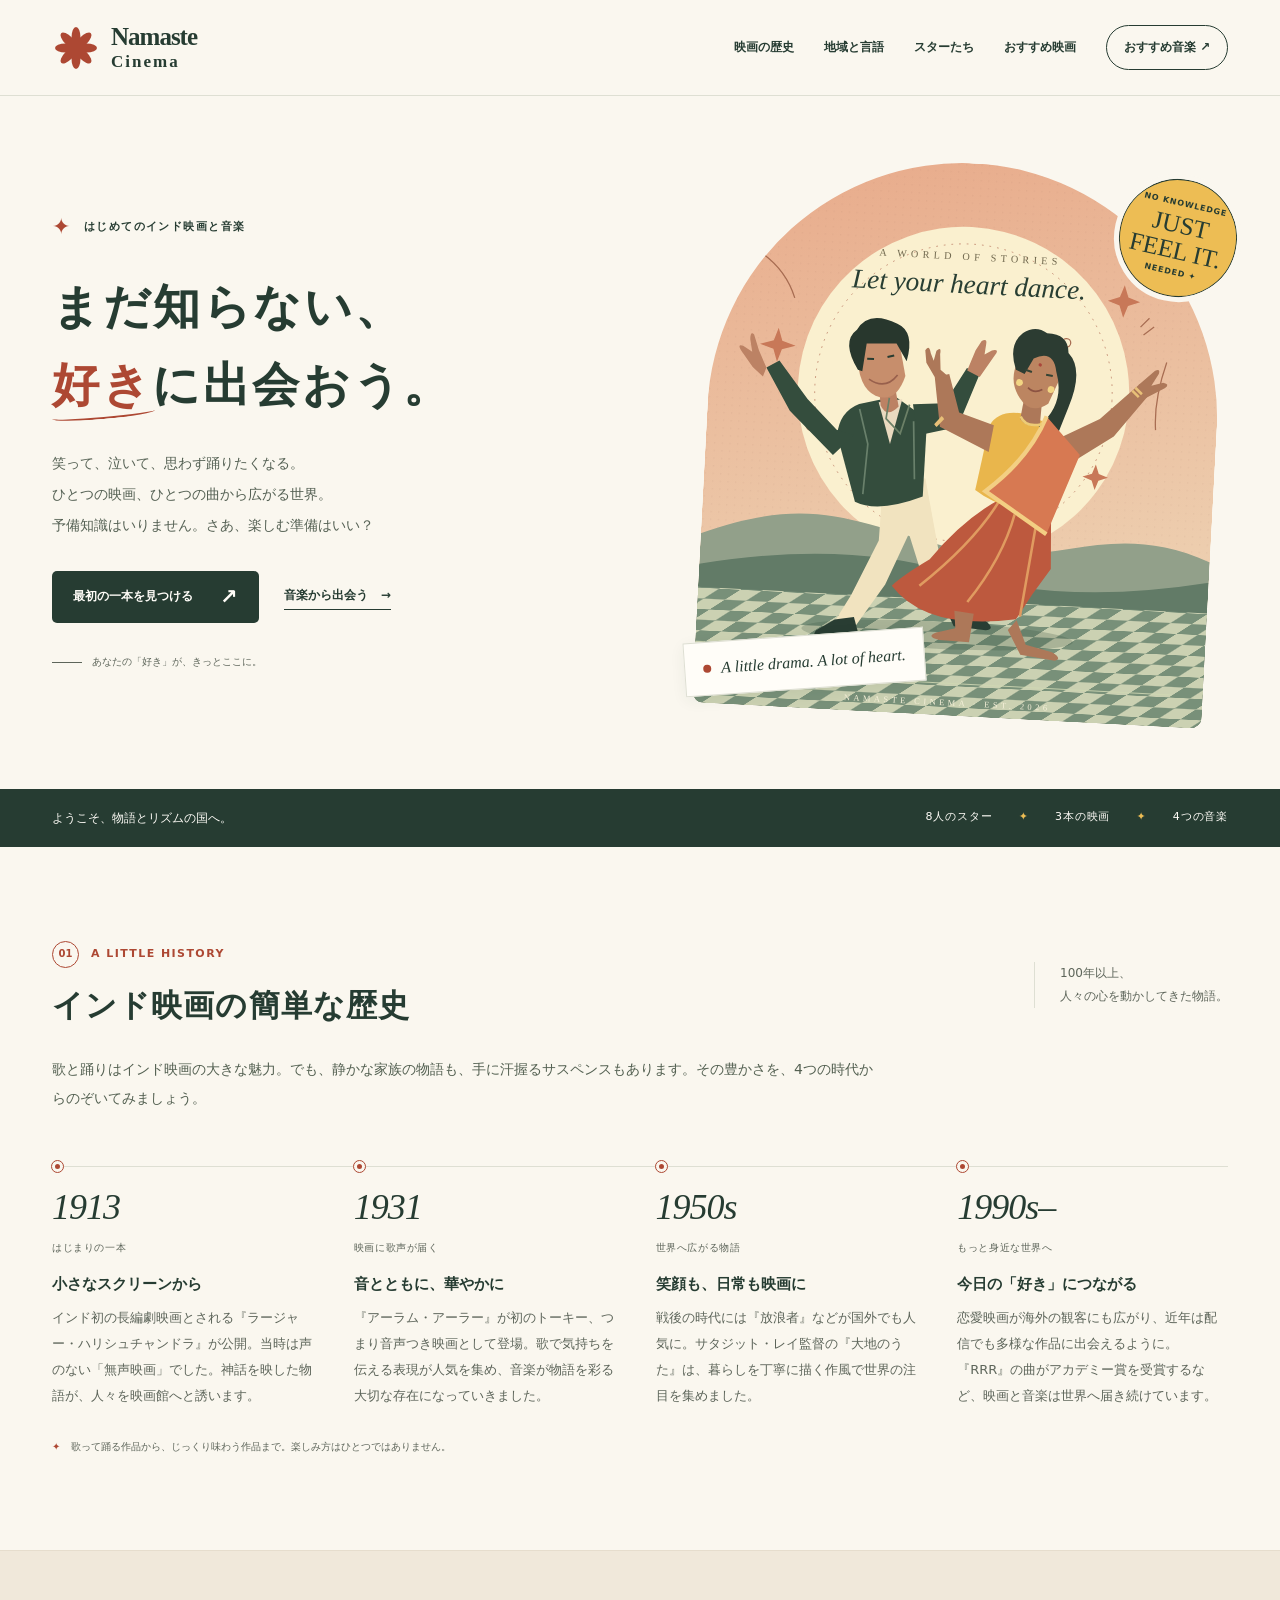
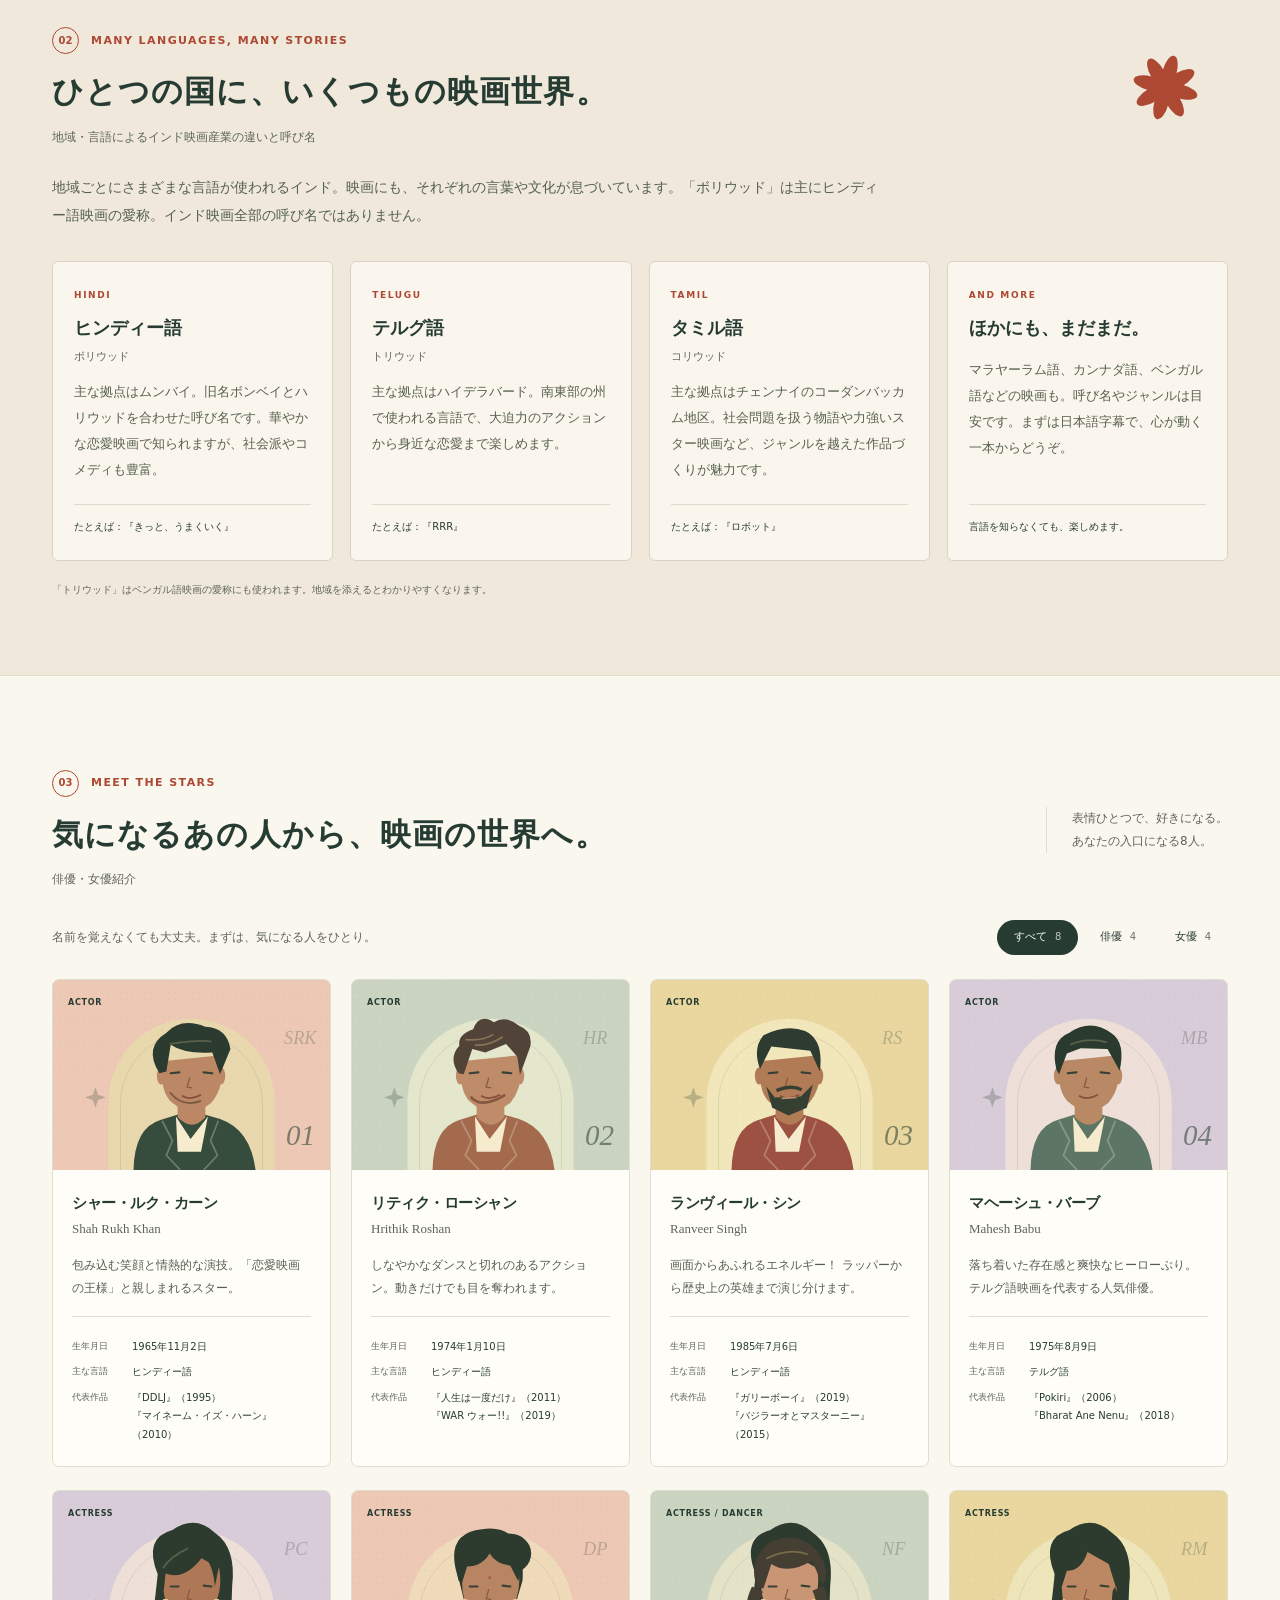
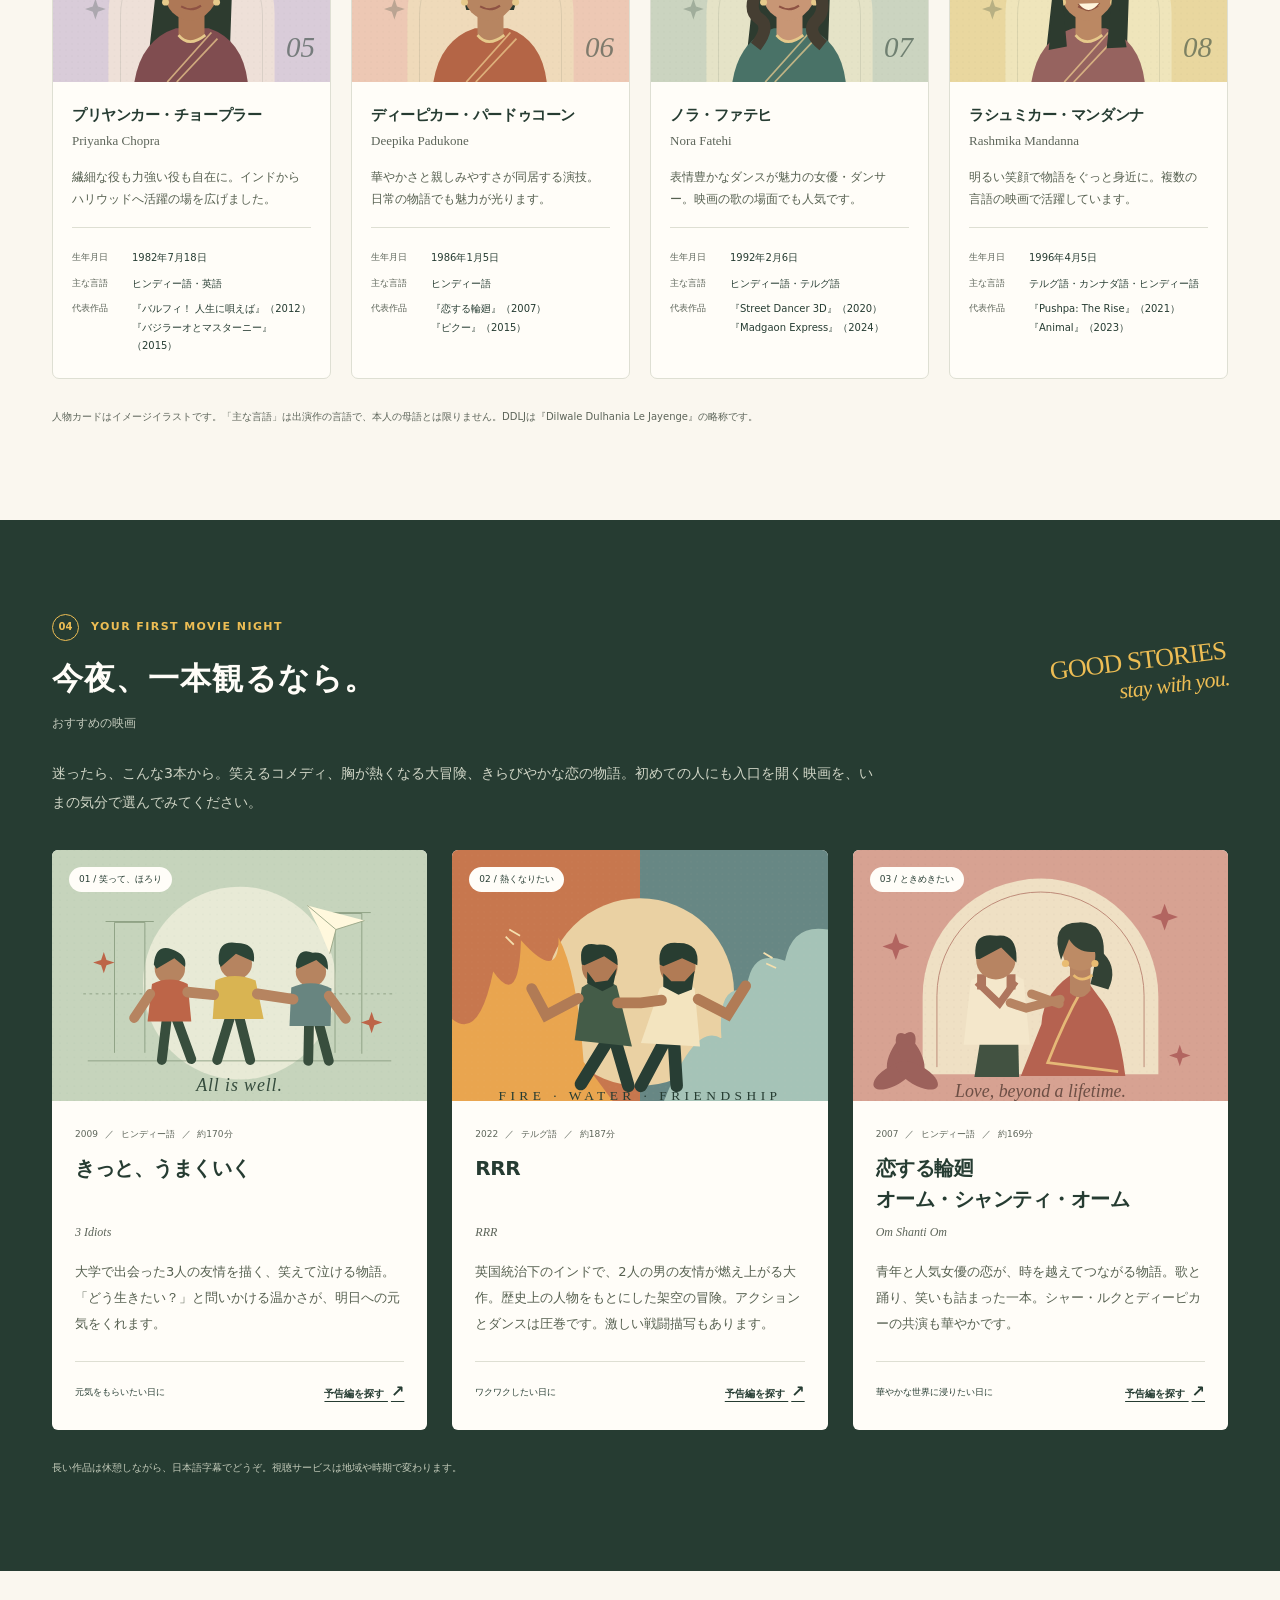
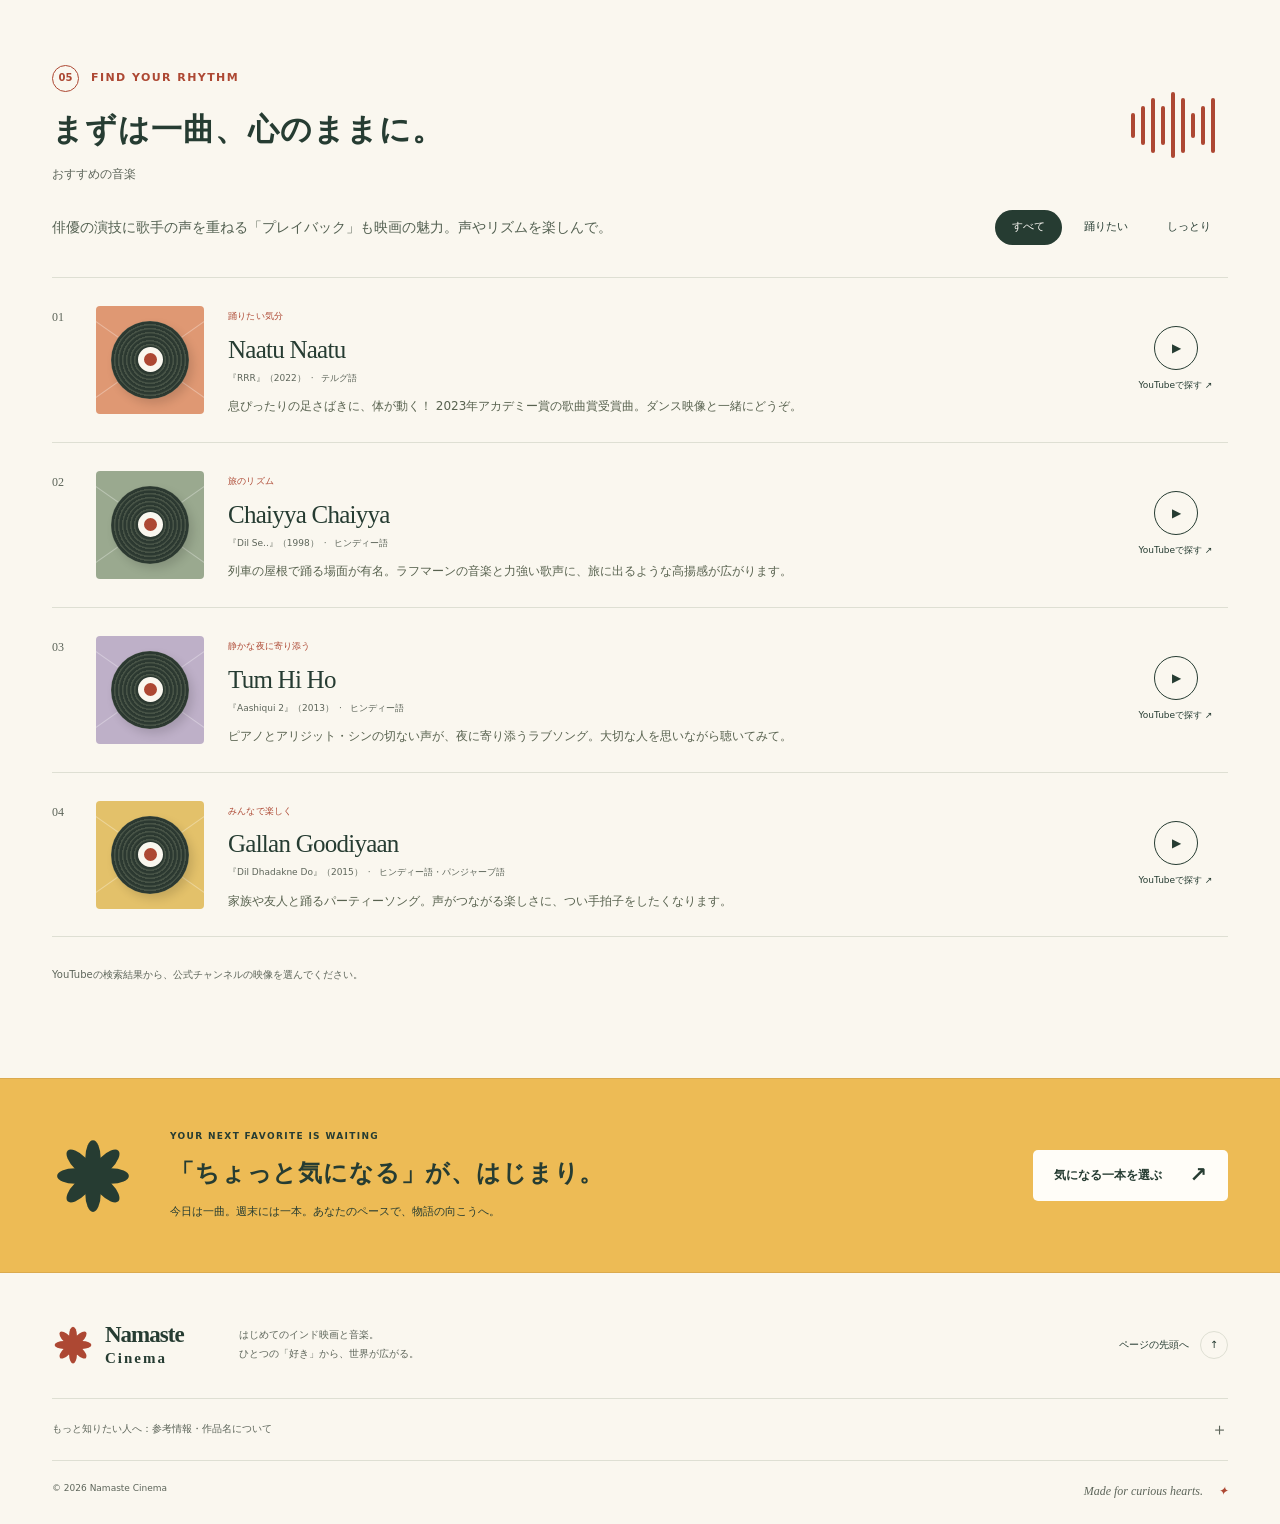
<file: indian-cinema-site/index.html>
<!doctype html>
<html lang="ja">
  <head>
    <meta charset="utf-8" />
    <meta name="viewport" content="width=device-width, initial-scale=1" />
    <meta name="theme-color" content="#faf7ef" />
    <meta
      name="description"
      content="はじめてのインド映画と音楽。8人のスター、観てほしい3本、聴いてほしい4曲から、あなたの好きに出会う小さなガイド。"
    />
    <title>Namaste Cinema｜はじめてのインド映画と音楽</title>
    <link rel="icon" href="assets/favicon.svg" type="image/svg+xml" />
    <link rel="stylesheet" href="styles.css" />
    <script src="script.js" defer></script>
  </head>
  <body>
    <a class="skip-link" href="#main">本文へスキップ</a>
    <header class="site-header">
      <a class="brand" href="#top" aria-label="Namaste Cinema ホーム"
        ><span class="brand-flower" aria-hidden="true"></span
        ><span>Namaste<span class="brand-second">Cinema</span></span></a
      >
      <button
        class="menu-toggle"
        type="button"
        aria-expanded="false"
        aria-controls="primary-nav"
      >
        <span class="menu-lines" aria-hidden="true"></span
        ><span class="menu-label">メニュー</span>
      </button>
      <nav id="primary-nav" aria-label="メインナビゲーション">
        <a href="#history">映画の歴史</a><a href="#industries">地域と言語</a
        ><a href="#stars">スターたち</a><a href="#films">おすすめ映画</a
        ><a href="#music">おすすめ音楽 <span aria-hidden="true">↗</span></a>
      </nav>
    </header>

    <main id="main" tabindex="-1">
      <section class="hero container" id="top" aria-labelledby="hero-title">
        <div class="hero-copy">
          <p class="eyebrow">
            <span class="tiny-spark" aria-hidden="true">✦</span>
            はじめてのインド映画と音楽
          </p>
          <h1 id="hero-title">
            まだ知らない、<br /><span>好き</span>に出会おう。
          </h1>
          <p class="hero-description">
            笑って、泣いて、思わず踊りたくなる。<br />ひとつの映画、ひとつの曲から広がる世界。<br />予備知識はいりません。さあ、楽しむ準備はいい？
          </p>
          <div class="hero-actions">
            <a class="button button-dark" href="#films"
              >最初の一本を見つける <span aria-hidden="true">↗</span></a
            ><a class="text-link" href="#music"
              >音楽から出会う <span aria-hidden="true">→</span></a
            >
          </div>
          <div class="hero-note">
            <span class="note-line" aria-hidden="true"></span
            ><span>あなたの「好き」が、きっとここに。</span>
          </div>
        </div>
        <div class="hero-art">
          <div class="hero-stamp" aria-hidden="true">
            <span>NO KNOWLEDGE</span><b>JUST<br />FEEL IT.</b
            ><span>NEEDED ✦</span>
          </div>
          <img
            src="assets/hero.svg"
            alt="夕焼け色のスクリーンで、2人が軽やかに踊るオリジナルイラスト"
            width="600"
            height="650"
            fetchpriority="high"
          />
          <div class="art-caption">
            <span class="caption-dot" aria-hidden="true"></span> A little drama.
            A lot of heart.
          </div>
        </div>
      </section>

      <div class="intro-strip">
        <div class="container">
          <span>ようこそ、物語とリズムの国へ。</span
          ><span class="strip-detail"
            >8人のスター <i aria-hidden="true">✦</i> 3本の映画
            <i aria-hidden="true">✦</i> 4つの音楽</span
          >
        </div>
      </div>

      <section
        class="section container"
        id="history"
        aria-labelledby="history-title"
      >
        <div class="section-heading">
          <div>
            <p class="eyebrow">
              <span class="section-number">01</span> A LITTLE HISTORY
            </p>
            <h2 id="history-title">インド映画の簡単な歴史</h2>
          </div>
          <p class="heading-aside">
            100年以上、<br />人々の心を動かしてきた物語。
          </p>
        </div>
        <p class="section-intro">
          歌と踊りはインド映画の大きな魅力。でも、静かな家族の物語も、手に汗握るサスペンスもあります。その豊かさを、4つの時代からのぞいてみましょう。
        </p>
        <div class="timeline">
          <article class="timeline-item">
            <span class="timeline-dot" aria-hidden="true"></span>
            <p class="year">1913<span>はじまりの一本</span></p>
            <h3>小さなスクリーンから</h3>
            <p>
              インド初の長編劇映画とされる『ラージャー・ハリシュチャンドラ』が公開。当時は声のない「無声映画」でした。神話を映した物語が、人々を映画館へと誘います。
            </p>
          </article>
          <article class="timeline-item">
            <span class="timeline-dot" aria-hidden="true"></span>
            <p class="year">1931<span>映画に歌声が届く</span></p>
            <h3>音とともに、華やかに</h3>
            <p>
              『アーラム・アーラー』が初のトーキー、つまり音声つき映画として登場。歌で気持ちを伝える表現が人気を集め、音楽が物語を彩る大切な存在になっていきました。
            </p>
          </article>
          <article class="timeline-item">
            <span class="timeline-dot" aria-hidden="true"></span>
            <p class="year">1950s<span>世界へ広がる物語</span></p>
            <h3>笑顔も、日常も映画に</h3>
            <p>
              戦後の時代には『放浪者』などが国外でも人気に。サタジット・レイ監督の『大地のうた』は、暮らしを丁寧に描く作風で世界の注目を集めました。
            </p>
          </article>
          <article class="timeline-item">
            <span class="timeline-dot" aria-hidden="true"></span>
            <p class="year">1990s–<span>もっと身近な世界へ</span></p>
            <h3>今日の「好き」につながる</h3>
            <p>
              恋愛映画が海外の観客にも広がり、近年は配信でも多様な作品に出会えるように。『RRR』の曲がアカデミー賞を受賞するなど、映画と音楽は世界へ届き続けています。
            </p>
          </article>
        </div>
        <p class="small-note">
          <span aria-hidden="true">✦</span>
          歌って踊る作品から、じっくり味わう作品まで。楽しみ方はひとつではありません。
        </p>
      </section>

      <section
        class="industry-section"
        id="industries"
        aria-labelledby="industry-title"
      >
        <div class="container section">
          <div class="section-heading">
            <div>
              <p class="eyebrow">
                <span class="section-number">02</span> MANY LANGUAGES, MANY
                STORIES
              </p>
              <h2 id="industry-title">ひとつの国に、いくつもの映画世界。</h2>
              <p class="section-subtitle">
                地域・言語によるインド映画産業の違いと呼び名
              </p>
            </div>
            <span class="section-doodle" aria-hidden="true"></span>
          </div>
          <p class="section-intro">
            地域ごとにさまざまな言語が使われるインド。映画にも、それぞれの言葉や文化が息づいています。「ボリウッド」は主にヒンディー語映画の愛称。インド映画全部の呼び名ではありません。
          </p>
          <div class="industry-grid">
            <article class="industry-card">
              <span class="language-label">HINDI</span>
              <h3>ヒンディー語 <span>ボリウッド</span></h3>
              <p>
                主な拠点はムンバイ。旧名ボンベイとハリウッドを合わせた呼び名です。華やかな恋愛映画で知られますが、社会派やコメディも豊富。
              </p>
              <span class="example">たとえば：『きっと、うまくいく』</span>
            </article>
            <article class="industry-card">
              <span class="language-label">TELUGU</span>
              <h3>テルグ語 <span>トリウッド</span></h3>
              <p>
                主な拠点はハイデラバード。南東部の州で使われる言語で、大迫力のアクションから身近な恋愛まで楽しめます。
              </p>
              <span class="example">たとえば：『RRR』</span>
            </article>
            <article class="industry-card">
              <span class="language-label">TAMIL</span>
              <h3>タミル語 <span>コリウッド</span></h3>
              <p>
                主な拠点はチェンナイのコーダンバッカム地区。社会問題を扱う物語や力強いスター映画など、ジャンルを越えた作品づくりが魅力です。
              </p>
              <span class="example">たとえば：『ロボット』</span>
            </article>
            <article class="industry-card">
              <span class="language-label">AND MORE</span>
              <h3>ほかにも、まだまだ。</h3>
              <p>
                マラヤーラム語、カンナダ語、ベンガル語などの映画も。呼び名やジャンルは目安です。まずは日本語字幕で、心が動く一本からどうぞ。
              </p>
              <span class="example">言語を知らなくても、楽しめます。</span>
            </article>
          </div>
          <p class="small-note">
            「トリウッド」はベンガル語映画の愛称にも使われます。地域を添えるとわかりやすくなります。
          </p>
        </div>
      </section>

      <section
        class="section container"
        id="stars"
        aria-labelledby="stars-title"
      >
        <div class="section-heading">
          <div>
            <p class="eyebrow">
              <span class="section-number">03</span> MEET THE STARS
            </p>
            <h2 id="stars-title">気になるあの人から、映画の世界へ。</h2>
            <p class="section-subtitle">俳優・女優紹介</p>
          </div>
          <p class="heading-aside">
            表情ひとつで、好きになる。<br />あなたの入口になる8人。
          </p>
        </div>
        <div class="stars-toolbar">
          <p>名前を覚えなくても大丈夫。まずは、気になる人をひとり。</p>
          <div
            class="filter-group"
            role="group"
            aria-label="人物の表示を絞り込む"
          >
            <button
              class="filter-button is-active"
              data-star-filter="all"
              type="button"
              aria-pressed="true"
            >
              すべて <span>8</span></button
            ><button
              class="filter-button"
              data-star-filter="actor"
              type="button"
              aria-pressed="false"
            >
              俳優 <span>4</span></button
            ><button
              class="filter-button"
              data-star-filter="actress"
              type="button"
              aria-pressed="false"
            >
              女優 <span>4</span>
            </button>
          </div>
        </div>
        <p id="star-status" class="sr-only" role="status" aria-live="polite">
          8人を表示しています
        </p>
        <div class="star-grid">
          <article class="star-card" data-star-category="actor">
            <div class="portrait-wrap portrait-peach">
              <img
                src="assets/shah-rukh.svg"
                alt=""
                width="320"
                height="220"
                loading="lazy"
              /><span class="portrait-category">ACTOR</span
              ><span class="portrait-index">01</span>
            </div>
            <div class="star-content">
              <h3>シャー・ルク・カーン</h3>
              <p class="english-name" lang="en">Shah Rukh Khan</p>
              <p class="star-description">
                包み込む笑顔と情熱的な演技。「恋愛映画の王様」と親しまれるスター。
              </p>
              <dl>
                <div>
                  <dt>生年月日</dt>
                  <dd>1965年11月2日</dd>
                </div>
                <div>
                  <dt>主な言語</dt>
                  <dd>ヒンディー語</dd>
                </div>
                <div>
                  <dt>代表作品</dt>
                  <dd>
                    『DDLJ』（1995）<br />『マイネーム・イズ・ハーン』（2010）
                  </dd>
                </div>
              </dl>
            </div>
          </article>
          <article class="star-card" data-star-category="actor">
            <div class="portrait-wrap portrait-green">
              <img
                src="assets/hrithik.svg"
                alt=""
                width="320"
                height="220"
                loading="lazy"
              /><span class="portrait-category">ACTOR</span
              ><span class="portrait-index">02</span>
            </div>
            <div class="star-content">
              <h3>リティク・ローシャン</h3>
              <p class="english-name" lang="en">Hrithik Roshan</p>
              <p class="star-description">
                しなやかなダンスと切れのあるアクション。動きだけでも目を奪われます。
              </p>
              <dl>
                <div>
                  <dt>生年月日</dt>
                  <dd>1974年1月10日</dd>
                </div>
                <div>
                  <dt>主な言語</dt>
                  <dd>ヒンディー語</dd>
                </div>
                <div>
                  <dt>代表作品</dt>
                  <dd>
                    『人生は一度だけ』（2011）<br />『WAR ウォー!!』（2019）
                  </dd>
                </div>
              </dl>
            </div>
          </article>
          <article class="star-card" data-star-category="actor">
            <div class="portrait-wrap portrait-yellow">
              <img
                src="assets/ranveer.svg"
                alt=""
                width="320"
                height="220"
                loading="lazy"
              /><span class="portrait-category">ACTOR</span
              ><span class="portrait-index">03</span>
            </div>
            <div class="star-content">
              <h3>ランヴィール・シン</h3>
              <p class="english-name" lang="en">Ranveer Singh</p>
              <p class="star-description">
                画面からあふれるエネルギー！
                ラッパーから歴史上の英雄まで演じ分けます。
              </p>
              <dl>
                <div>
                  <dt>生年月日</dt>
                  <dd>1985年7月6日</dd>
                </div>
                <div>
                  <dt>主な言語</dt>
                  <dd>ヒンディー語</dd>
                </div>
                <div>
                  <dt>代表作品</dt>
                  <dd>
                    『ガリーボーイ』（2019）<br />『バジラーオとマスターニー』（2015）
                  </dd>
                </div>
              </dl>
            </div>
          </article>
          <article class="star-card" data-star-category="actor">
            <div class="portrait-wrap portrait-lilac">
              <img
                src="assets/mahesh.svg"
                alt=""
                width="320"
                height="220"
                loading="lazy"
              /><span class="portrait-category">ACTOR</span
              ><span class="portrait-index">04</span>
            </div>
            <div class="star-content">
              <h3>マヘーシュ・バーブ</h3>
              <p class="english-name" lang="en">Mahesh Babu</p>
              <p class="star-description">
                落ち着いた存在感と爽快なヒーローぶり。テルグ語映画を代表する人気俳優。
              </p>
              <dl>
                <div>
                  <dt>生年月日</dt>
                  <dd>1975年8月9日</dd>
                </div>
                <div>
                  <dt>主な言語</dt>
                  <dd>テルグ語</dd>
                </div>
                <div>
                  <dt>代表作品</dt>
                  <dd>『Pokiri』（2006）<br />『Bharat Ane Nenu』（2018）</dd>
                </div>
              </dl>
            </div>
          </article>
          <article class="star-card" data-star-category="actress">
            <div class="portrait-wrap portrait-lilac">
              <img
                src="assets/priyanka.svg"
                alt=""
                width="320"
                height="220"
                loading="lazy"
              /><span class="portrait-category">ACTRESS</span
              ><span class="portrait-index">05</span>
            </div>
            <div class="star-content">
              <h3>プリヤンカー・チョープラー</h3>
              <p class="english-name" lang="en">Priyanka Chopra</p>
              <p class="star-description">
                繊細な役も力強い役も自在に。インドからハリウッドへ活躍の場を広げました。
              </p>
              <dl>
                <div>
                  <dt>生年月日</dt>
                  <dd>1982年7月18日</dd>
                </div>
                <div>
                  <dt>主な言語</dt>
                  <dd>ヒンディー語・英語</dd>
                </div>
                <div>
                  <dt>代表作品</dt>
                  <dd>
                    『バルフィ！ 人生に唄えば』（2012）<br />『バジラーオとマスターニー』（2015）
                  </dd>
                </div>
              </dl>
            </div>
          </article>
          <article class="star-card" data-star-category="actress">
            <div class="portrait-wrap portrait-peach">
              <img
                src="assets/deepika.svg"
                alt=""
                width="320"
                height="220"
                loading="lazy"
              /><span class="portrait-category">ACTRESS</span
              ><span class="portrait-index">06</span>
            </div>
            <div class="star-content">
              <h3>ディーピカー・パードゥコーン</h3>
              <p class="english-name" lang="en">Deepika Padukone</p>
              <p class="star-description">
                華やかさと親しみやすさが同居する演技。日常の物語でも魅力が光ります。
              </p>
              <dl>
                <div>
                  <dt>生年月日</dt>
                  <dd>1986年1月5日</dd>
                </div>
                <div>
                  <dt>主な言語</dt>
                  <dd>ヒンディー語</dd>
                </div>
                <div>
                  <dt>代表作品</dt>
                  <dd>『恋する輪廻』（2007）<br />『ピクー』（2015）</dd>
                </div>
              </dl>
            </div>
          </article>
          <article class="star-card" data-star-category="actress">
            <div class="portrait-wrap portrait-green">
              <img
                src="assets/nora.svg"
                alt=""
                width="320"
                height="220"
                loading="lazy"
              /><span class="portrait-category">ACTRESS / DANCER</span
              ><span class="portrait-index">07</span>
            </div>
            <div class="star-content">
              <h3>ノラ・ファテヒ</h3>
              <p class="english-name" lang="en">Nora Fatehi</p>
              <p class="star-description">
                表情豊かなダンスが魅力の女優・ダンサー。映画の歌の場面でも人気です。
              </p>
              <dl>
                <div>
                  <dt>生年月日</dt>
                  <dd>1992年2月6日</dd>
                </div>
                <div>
                  <dt>主な言語</dt>
                  <dd>ヒンディー語・テルグ語</dd>
                </div>
                <div>
                  <dt>代表作品</dt>
                  <dd>
                    『Street Dancer 3D』（2020）<br />『Madgaon
                    Express』（2024）
                  </dd>
                </div>
              </dl>
            </div>
          </article>
          <article class="star-card" data-star-category="actress">
            <div class="portrait-wrap portrait-yellow">
              <img
                src="assets/rashmika.svg"
                alt=""
                width="320"
                height="220"
                loading="lazy"
              /><span class="portrait-category">ACTRESS</span
              ><span class="portrait-index">08</span>
            </div>
            <div class="star-content">
              <h3>ラシュミカー・マンダンナ</h3>
              <p class="english-name" lang="en">Rashmika Mandanna</p>
              <p class="star-description">
                明るい笑顔で物語をぐっと身近に。複数の言語の映画で活躍しています。
              </p>
              <dl>
                <div>
                  <dt>生年月日</dt>
                  <dd>1996年4月5日</dd>
                </div>
                <div>
                  <dt>主な言語</dt>
                  <dd>テルグ語・カンナダ語・ヒンディー語</dd>
                </div>
                <div>
                  <dt>代表作品</dt>
                  <dd>『Pushpa: The Rise』（2021）<br />『Animal』（2023）</dd>
                </div>
              </dl>
            </div>
          </article>
        </div>
        <p class="small-note">
          人物カードはイメージイラストです。「主な言語」は出演作の言語で、本人の母語とは限りません。DDLJは『Dilwale
          Dulhania Le Jayenge』の略称です。
        </p>
      </section>

      <section class="film-section" id="films" aria-labelledby="films-title">
        <div class="container section">
          <div class="section-heading">
            <div>
              <p class="eyebrow">
                <span class="section-number">04</span> YOUR FIRST MOVIE NIGHT
              </p>
              <h2 id="films-title">今夜、一本観るなら。</h2>
              <p class="section-subtitle">おすすめの映画</p>
            </div>
            <span class="film-heading-note"
              >GOOD STORIES<br /><span>stay with you.</span></span
            >
          </div>
          <p class="section-intro">
            迷ったら、こんな3本から。笑えるコメディ、胸が熱くなる大冒険、きらびやかな恋の物語。初めての人にも入口を開く映画を、いまの気分で選んでみてください。
          </p>
          <div class="film-grid">
            <article class="film-card">
              <div class="film-art film-art-idiots">
                <img
                  src="assets/three-idiots.svg"
                  alt="3人の友人と紙飛行機を描いた『きっと、うまくいく』のイメージイラスト"
                  width="420"
                  height="300"
                  loading="lazy"
                /><span class="film-pick">01 / 笑って、ほろり</span>
              </div>
              <div class="film-content">
                <p class="film-meta">
                  2009 <span>／</span> ヒンディー語 <span>／</span> 約170分
                </p>
                <h3>きっと、うまくいく</h3>
                <p class="film-original" lang="en">3 Idiots</p>
                <p>
                  大学で出会った3人の友情を描く、笑えて泣ける物語。「どう生きたい？」と問いかける温かさが、明日への元気をくれます。
                </p>
                <div class="film-bottom">
                  <span class="film-tag">元気をもらいたい日に</span
                  ><a
                    class="icon-link"
                    href="https://www.youtube.com/results?search_query=3+Idiots+official+trailer"
                    target="_blank"
                    rel="noopener noreferrer"
                    aria-label="きっと、うまくいくの予告編をYouTubeで探す（新しいタブ）"
                    >予告編を探す <span aria-hidden="true">↗</span></a
                  >
                </div>
              </div>
            </article>
            <article class="film-card">
              <div class="film-art film-art-rrr">
                <img
                  src="assets/rrr.svg"
                  alt="炎と水、2人の英雄を描いた『RRR』のイメージイラスト"
                  width="420"
                  height="300"
                  loading="lazy"
                /><span class="film-pick">02 / 熱くなりたい</span>
              </div>
              <div class="film-content">
                <p class="film-meta">
                  2022 <span>／</span> テルグ語 <span>／</span> 約187分
                </p>
                <h3>RRR</h3>
                <p class="film-original" lang="en">RRR</p>
                <p>
                  英国統治下のインドで、2人の男の友情が燃え上がる大作。歴史上の人物をもとにした架空の冒険。アクションとダンスは圧巻です。激しい戦闘描写もあります。
                </p>
                <div class="film-bottom">
                  <span class="film-tag">ワクワクしたい日に</span
                  ><a
                    class="icon-link"
                    href="https://www.youtube.com/results?search_query=RRR+official+trailer"
                    target="_blank"
                    rel="noopener noreferrer"
                    aria-label="RRRの予告編をYouTubeで探す（新しいタブ）"
                    >予告編を探す <span aria-hidden="true">↗</span></a
                  >
                </div>
              </div>
            </article>
            <article class="film-card">
              <div class="film-art film-art-om">
                <img
                  src="assets/om-shanti-om.svg"
                  alt="花と星に包まれた2人を描いた『恋する輪廻』のイメージイラスト"
                  width="420"
                  height="300"
                  loading="lazy"
                /><span class="film-pick">03 / ときめきたい</span>
              </div>
              <div class="film-content">
                <p class="film-meta">
                  2007 <span>／</span> ヒンディー語 <span>／</span> 約169分
                </p>
                <h3>恋する輪廻<br />オーム・シャンティ・オーム</h3>
                <p class="film-original" lang="en">Om Shanti Om</p>
                <p>
                  青年と人気女優の恋が、時を越えてつながる物語。歌と踊り、笑いも詰まった一本。シャー・ルクとディーピカーの共演も華やかです。
                </p>
                <div class="film-bottom">
                  <span class="film-tag">華やかな世界に浸りたい日に</span
                  ><a
                    class="icon-link"
                    href="https://www.youtube.com/results?search_query=Om+Shanti+Om+official+trailer"
                    target="_blank"
                    rel="noopener noreferrer"
                    aria-label="恋する輪廻の予告編をYouTubeで探す（新しいタブ）"
                    >予告編を探す <span aria-hidden="true">↗</span></a
                  >
                </div>
              </div>
            </article>
          </div>
          <p class="small-note">
            長い作品は休憩しながら、日本語字幕でどうぞ。視聴サービスは地域や時期で変わります。
          </p>
        </div>
      </section>

      <section
        class="section container music-section"
        id="music"
        aria-labelledby="music-title"
      >
        <div class="section-heading">
          <div>
            <p class="eyebrow">
              <span class="section-number">05</span> FIND YOUR RHYTHM
            </p>
            <h2 id="music-title">まずは一曲、心のままに。</h2>
            <p class="section-subtitle">おすすめの音楽</p>
          </div>
          <div class="sound-wave" aria-hidden="true">
            <i></i><i></i><i></i><i></i><i></i><i></i><i></i><i></i><i></i>
          </div>
        </div>
        <div class="music-intro-row">
          <p class="section-intro">
            俳優の演技に歌手の声を重ねる「プレイバック」も映画の魅力。声やリズムを楽しんで。
          </p>
          <div
            class="filter-group music-filters"
            role="group"
            aria-label="曲を気分で絞り込む"
          >
            <button
              class="filter-button is-active"
              type="button"
              data-music-filter="all"
              aria-pressed="true"
            >
              すべて</button
            ><button
              class="filter-button"
              type="button"
              data-music-filter="upbeat"
              aria-pressed="false"
            >
              踊りたい</button
            ><button
              class="filter-button"
              type="button"
              data-music-filter="calm"
              aria-pressed="false"
            >
              しっとり
            </button>
          </div>
        </div>
        <p id="music-status" class="sr-only" role="status" aria-live="polite">
          4曲を表示しています
        </p>
        <div class="track-list">
          <article class="track" data-music-mood="upbeat">
            <span class="track-number">01</span>
            <div class="record-art record-orange" aria-hidden="true">
              <div class="record-disc"><span>NC</span></div>
            </div>
            <div class="track-info">
              <span class="track-mood">踊りたい気分</span>
              <h3 lang="en">Naatu Naatu</h3>
              <p class="track-credit">『RRR』（2022）<span>·</span> テルグ語</p>
              <p class="track-description">
                息ぴったりの足さばきに、体が動く！
                2023年アカデミー賞の歌曲賞受賞曲。ダンス映像と一緒にどうぞ。
              </p>
            </div>
            <a
              class="listen-link"
              href="https://www.youtube.com/results?search_query=Naatu+Naatu+RRR+official+Lahari"
              target="_blank"
              rel="noopener noreferrer"
              aria-label="Naatu NaatuをYouTubeで探す（新しいタブ）"
              ><span class="play-icon" aria-hidden="true">▶</span
              ><span>YouTubeで探す <span aria-hidden="true">↗</span></span></a
            >
          </article>
          <article class="track" data-music-mood="upbeat">
            <span class="track-number">02</span>
            <div class="record-art record-green" aria-hidden="true">
              <div class="record-disc"><span>NC</span></div>
            </div>
            <div class="track-info">
              <span class="track-mood">旅のリズム</span>
              <h3 lang="en">Chaiyya Chaiyya</h3>
              <p class="track-credit">
                『Dil Se..』（1998）<span>·</span> ヒンディー語
              </p>
              <p class="track-description">
                列車の屋根で踊る場面が有名。ラフマーンの音楽と力強い歌声に、旅に出るような高揚感が広がります。
              </p>
            </div>
            <a
              class="listen-link"
              href="https://www.youtube.com/results?search_query=Chaiyya+Chaiyya+Dil+Se+official+Venus"
              target="_blank"
              rel="noopener noreferrer"
              aria-label="Chaiyya ChaiyyaをYouTubeで探す（新しいタブ）"
              ><span class="play-icon" aria-hidden="true">▶</span
              ><span>YouTubeで探す <span aria-hidden="true">↗</span></span></a
            >
          </article>
          <article class="track" data-music-mood="calm">
            <span class="track-number">03</span>
            <div class="record-art record-lilac" aria-hidden="true">
              <div class="record-disc"><span>NC</span></div>
            </div>
            <div class="track-info">
              <span class="track-mood">静かな夜に寄り添う</span>
              <h3 lang="en">Tum Hi Ho</h3>
              <p class="track-credit">
                『Aashiqui 2』（2013）<span>·</span> ヒンディー語
              </p>
              <p class="track-description">
                ピアノとアリジット・シンの切ない声が、夜に寄り添うラブソング。大切な人を思いながら聴いてみて。
              </p>
            </div>
            <a
              class="listen-link"
              href="https://www.youtube.com/results?search_query=Tum+Hi+Ho+official+T-Series"
              target="_blank"
              rel="noopener noreferrer"
              aria-label="Tum Hi HoをYouTubeで探す（新しいタブ）"
              ><span class="play-icon" aria-hidden="true">▶</span
              ><span>YouTubeで探す <span aria-hidden="true">↗</span></span></a
            >
          </article>
          <article class="track" data-music-mood="upbeat">
            <span class="track-number">04</span>
            <div class="record-art record-yellow" aria-hidden="true">
              <div class="record-disc"><span>NC</span></div>
            </div>
            <div class="track-info">
              <span class="track-mood">みんなで楽しく</span>
              <h3 lang="en">Gallan Goodiyaan</h3>
              <p class="track-credit">
                『Dil Dhadakne Do』（2015）<span>·</span>
                ヒンディー語・パンジャーブ語
              </p>
              <p class="track-description">
                家族や友人と踊るパーティーソング。声がつながる楽しさに、つい手拍子をしたくなります。
              </p>
            </div>
            <a
              class="listen-link"
              href="https://www.youtube.com/results?search_query=Gallan+Goodiyaan+official+T-Series"
              target="_blank"
              rel="noopener noreferrer"
              aria-label="Gallan GoodiyaanをYouTubeで探す（新しいタブ）"
              ><span class="play-icon" aria-hidden="true">▶</span
              ><span>YouTubeで探す <span aria-hidden="true">↗</span></span></a
            >
          </article>
        </div>
        <p class="small-note">
          YouTubeの検索結果から、公式チャンネルの映像を選んでください。
        </p>
      </section>

      <aside class="closing-section">
        <div class="container closing-inner">
          <span class="closing-flower" aria-hidden="true"></span>
          <div>
            <p class="eyebrow">YOUR NEXT FAVORITE IS WAITING</p>
            <h2>「ちょっと気になる」が、はじまり。</h2>
            <p>今日は一曲。週末には一本。あなたのペースで、物語の向こうへ。</p>
          </div>
          <a class="button button-light" href="#films"
            >気になる一本を選ぶ <span aria-hidden="true">↗</span></a
          >
        </div>
      </aside>
    </main>

    <footer class="site-footer container">
      <div class="footer-main">
        <a class="brand" href="#top"
          ><span class="brand-flower" aria-hidden="true"></span
          ><span>Namaste<span class="brand-second">Cinema</span></span></a
        >
        <p>
          はじめてのインド映画と音楽。<br />ひとつの「好き」から、世界が広がる。
        </p>
        <a class="back-top" href="#top"
          >ページの先頭へ <span aria-hidden="true">↑</span></a
        >
      </div>
      <details class="sources">
        <summary>
          もっと知りたい人へ：参考情報・作品名について
          <span aria-hidden="true">＋</span>
        </summary>
        <div class="sources-content">
          <p>
            人物名や作品名の日本語表記には揺れがあります。公開年は原則としてインドでの公開年です。イラストはこのサイト独自のもので、公式ポスター・本人写真ではありません。
          </p>
          <ul>
            <li>
              <a
                href="https://www.britannica.com/art/history-of-the-motion-picture/India"
                target="_blank"
                rel="noopener noreferrer"
                >インド映画の歴史：Encyclopaedia Britannica ↗</a
              >
            </li>
            <li>
              <a
                href="https://www.oscars.org/oscars/ceremonies/2023"
                target="_blank"
                rel="noopener noreferrer"
                >「Naatu Naatu」の受賞：第95回アカデミー賞 ↗</a
              >
            </li>
            <li>
              <a
                href="https://en.wikipedia.org/wiki/Shah_Rukh_Khan"
                target="_blank"
                rel="noopener noreferrer"
                >Shah Rukh Khan ↗</a
              >
              ·
              <a
                href="https://en.wikipedia.org/wiki/Hrithik_Roshan"
                target="_blank"
                rel="noopener noreferrer"
                >Hrithik Roshan ↗</a
              >
              ·
              <a
                href="https://en.wikipedia.org/wiki/Ranveer_Singh"
                target="_blank"
                rel="noopener noreferrer"
                >Ranveer Singh ↗</a
              >
              ·
              <a
                href="https://en.wikipedia.org/wiki/Mahesh_Babu"
                target="_blank"
                rel="noopener noreferrer"
                >Mahesh Babu ↗</a
              >
            </li>
            <li>
              <a
                href="https://en.wikipedia.org/wiki/Priyanka_Chopra"
                target="_blank"
                rel="noopener noreferrer"
                >Priyanka Chopra ↗</a
              >
              ·
              <a
                href="https://en.wikipedia.org/wiki/Deepika_Padukone"
                target="_blank"
                rel="noopener noreferrer"
                >Deepika Padukone ↗</a
              >
              ·
              <a
                href="https://en.wikipedia.org/wiki/Nora_Fatehi"
                target="_blank"
                rel="noopener noreferrer"
                >Nora Fatehi ↗</a
              >
              ·
              <a
                href="https://en.wikipedia.org/wiki/Rashmika_Mandanna"
                target="_blank"
                rel="noopener noreferrer"
                >Rashmika Mandanna ↗</a
              >
            </li>
          </ul>
        </div>
      </details>
      <div class="footer-bottom">
        <span>© 2026 Namaste Cinema</span
        ><span>Made for curious hearts. <span aria-hidden="true">✦</span></span>
      </div>
    </footer>
  </body>
</html>
</file>
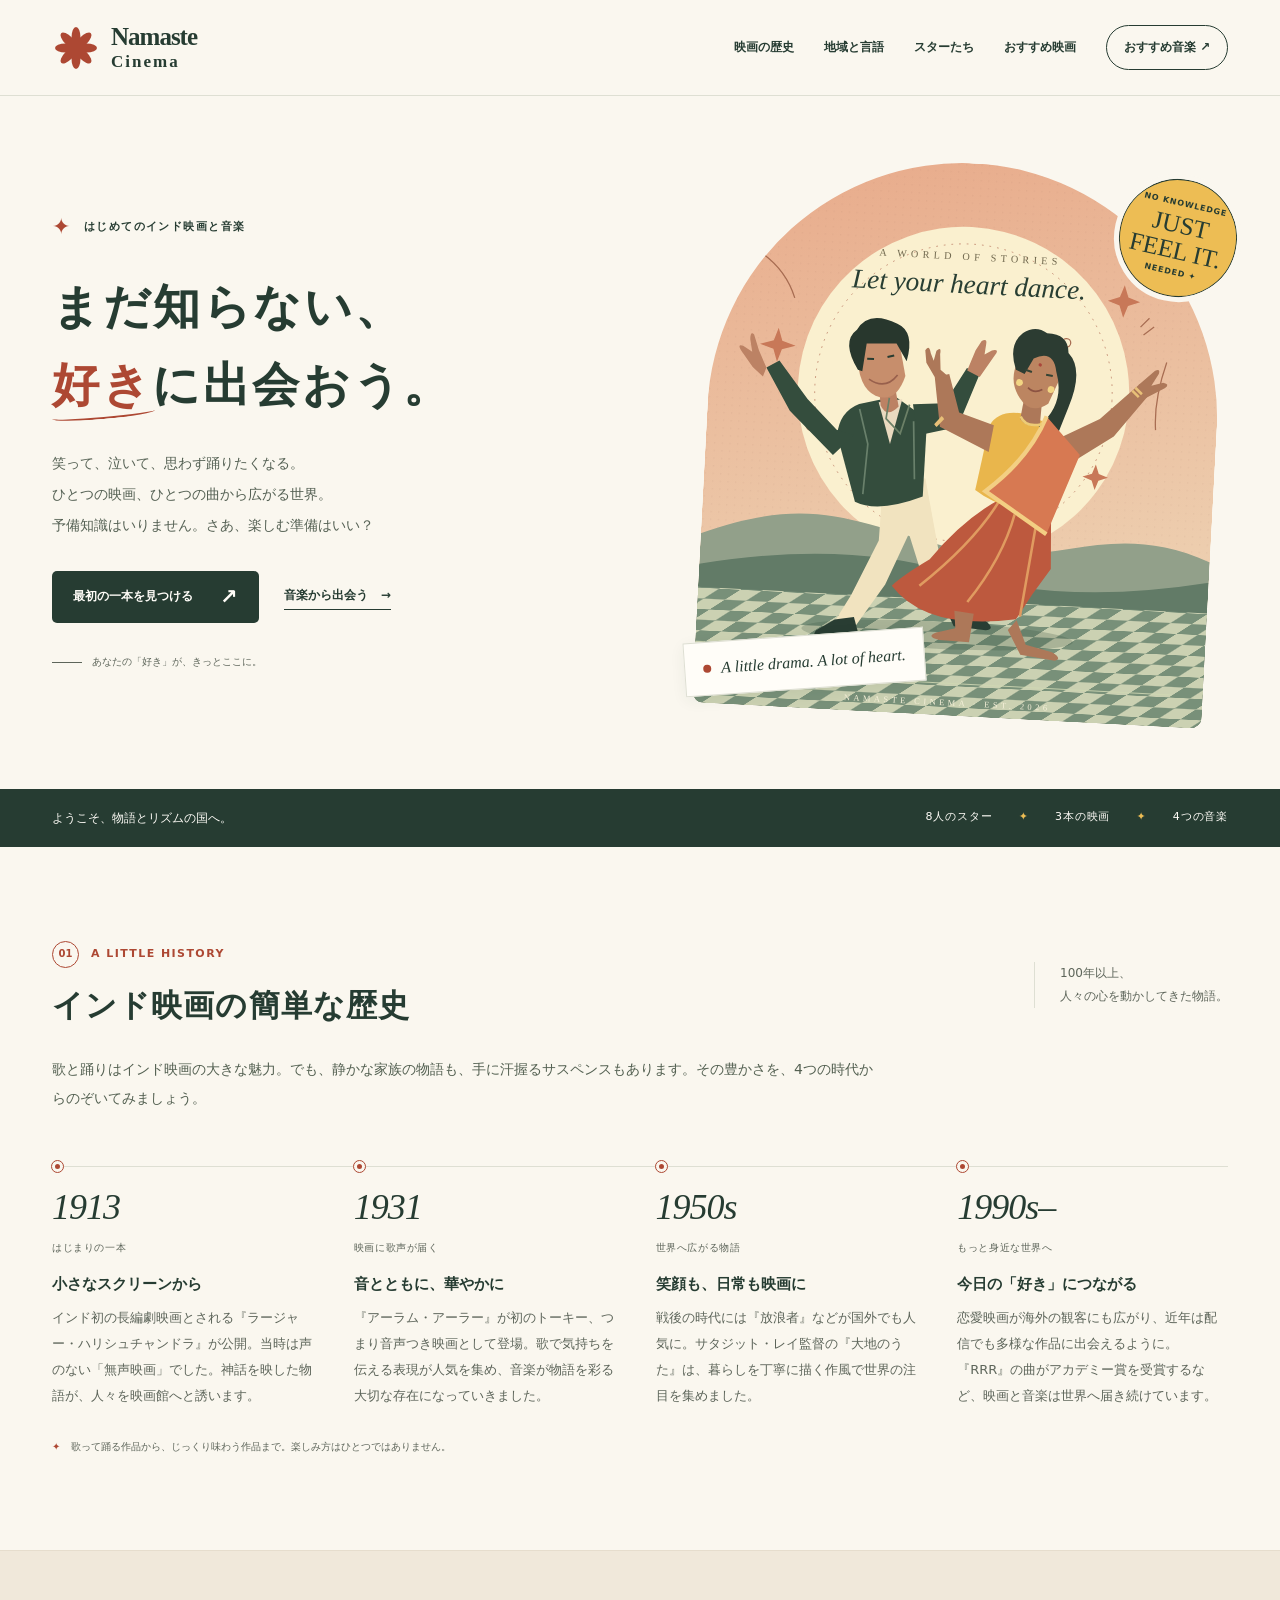
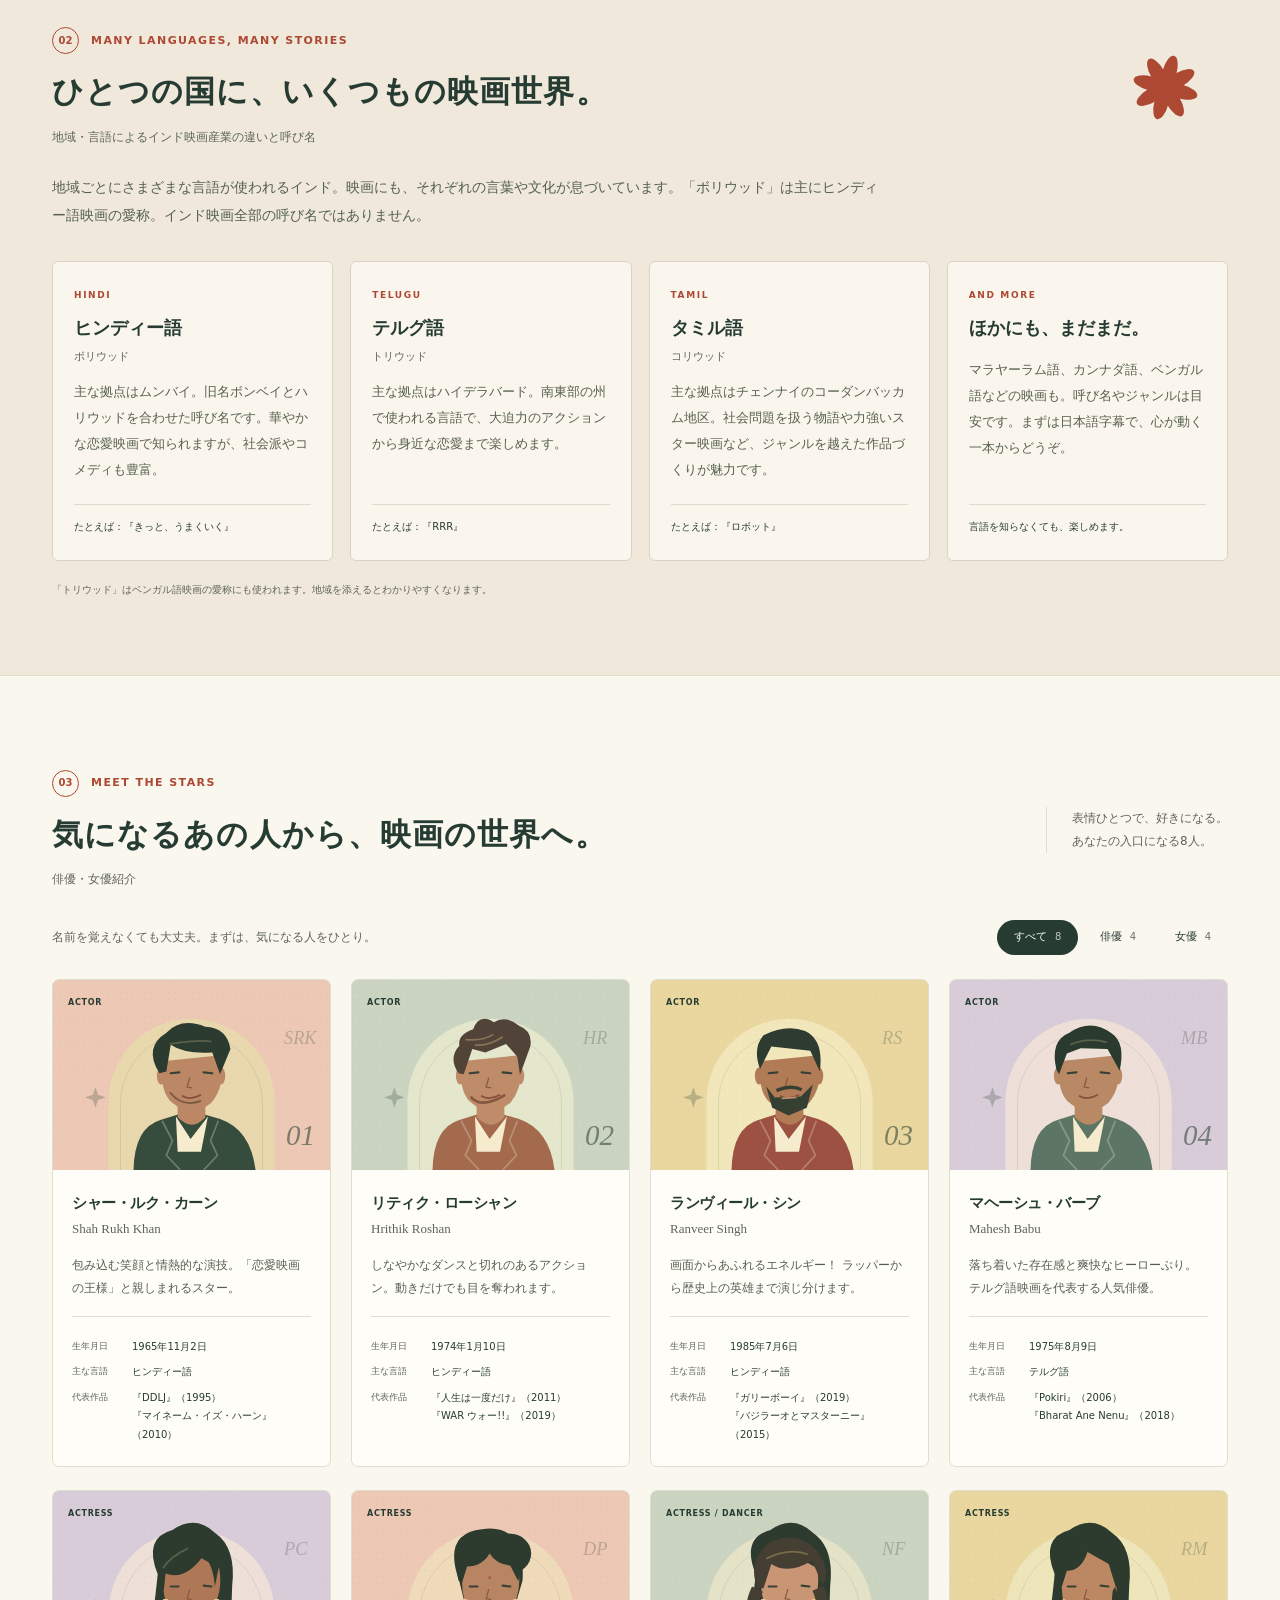
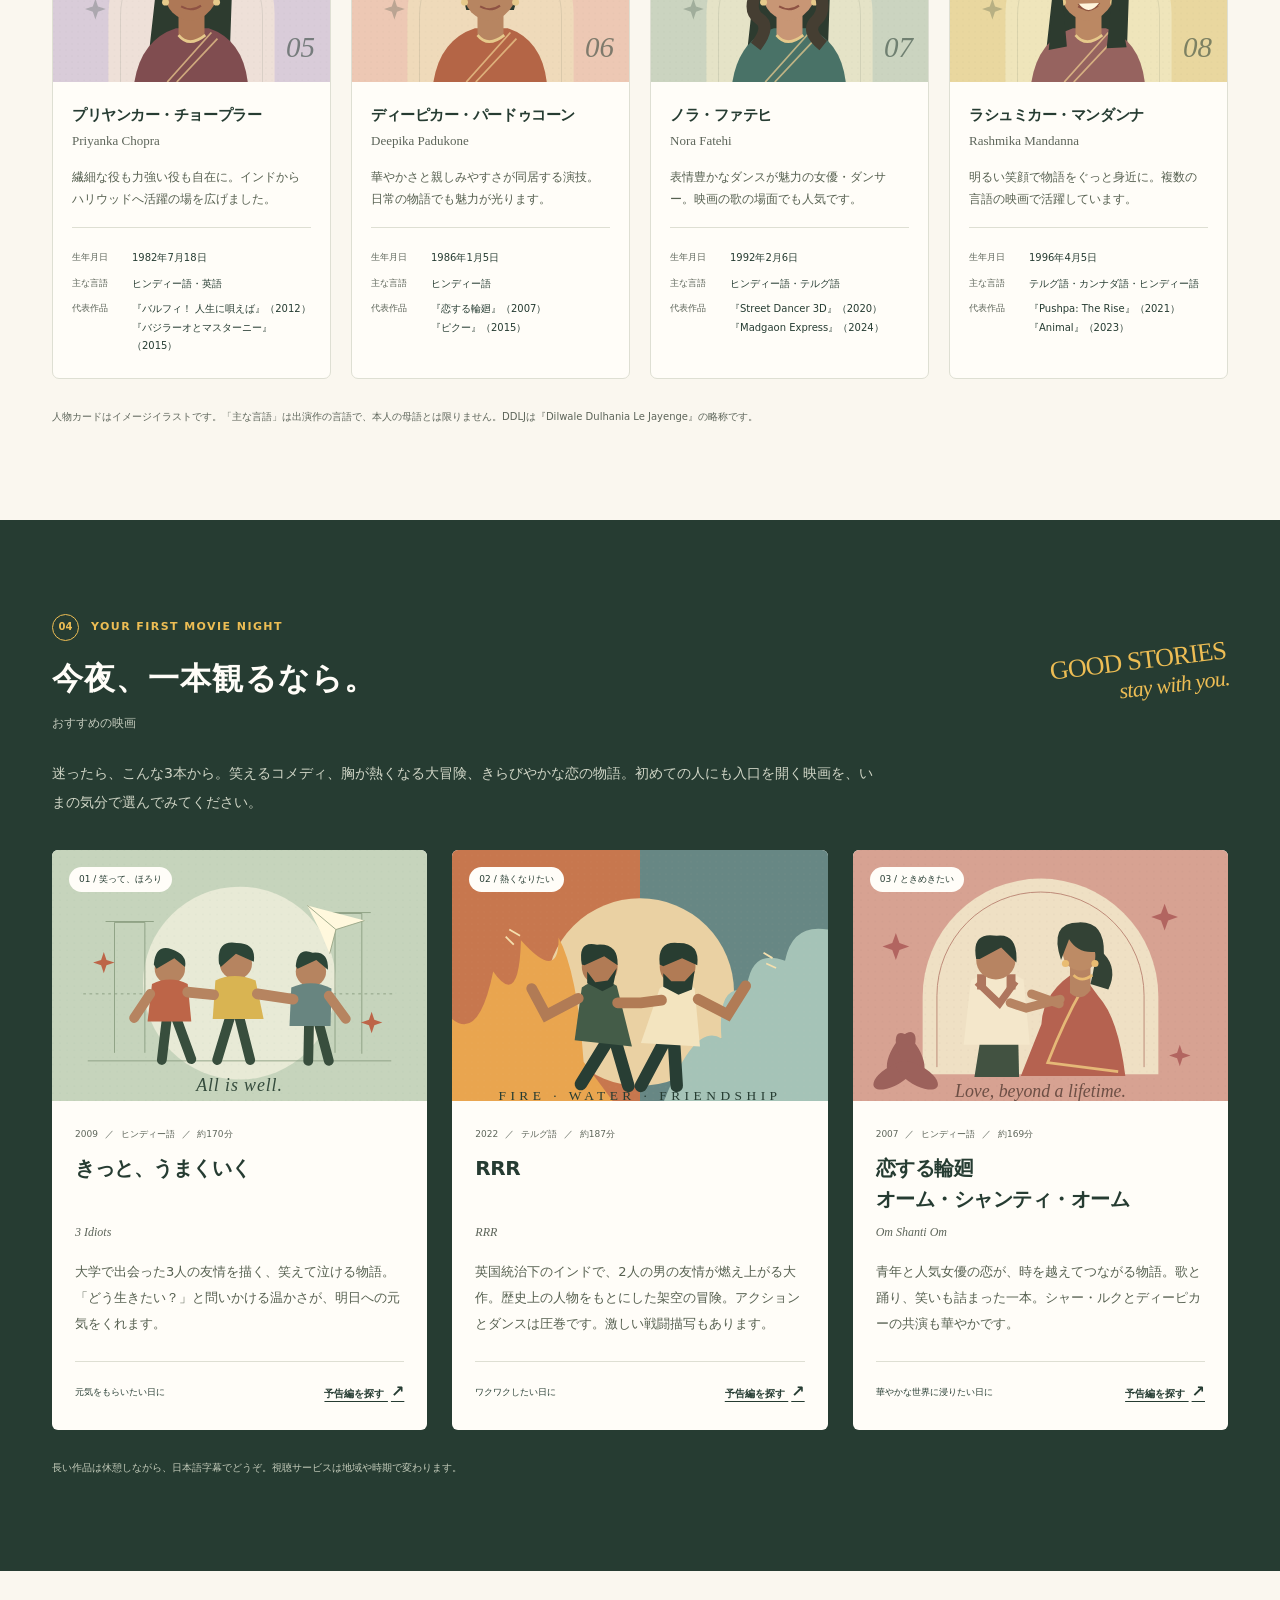
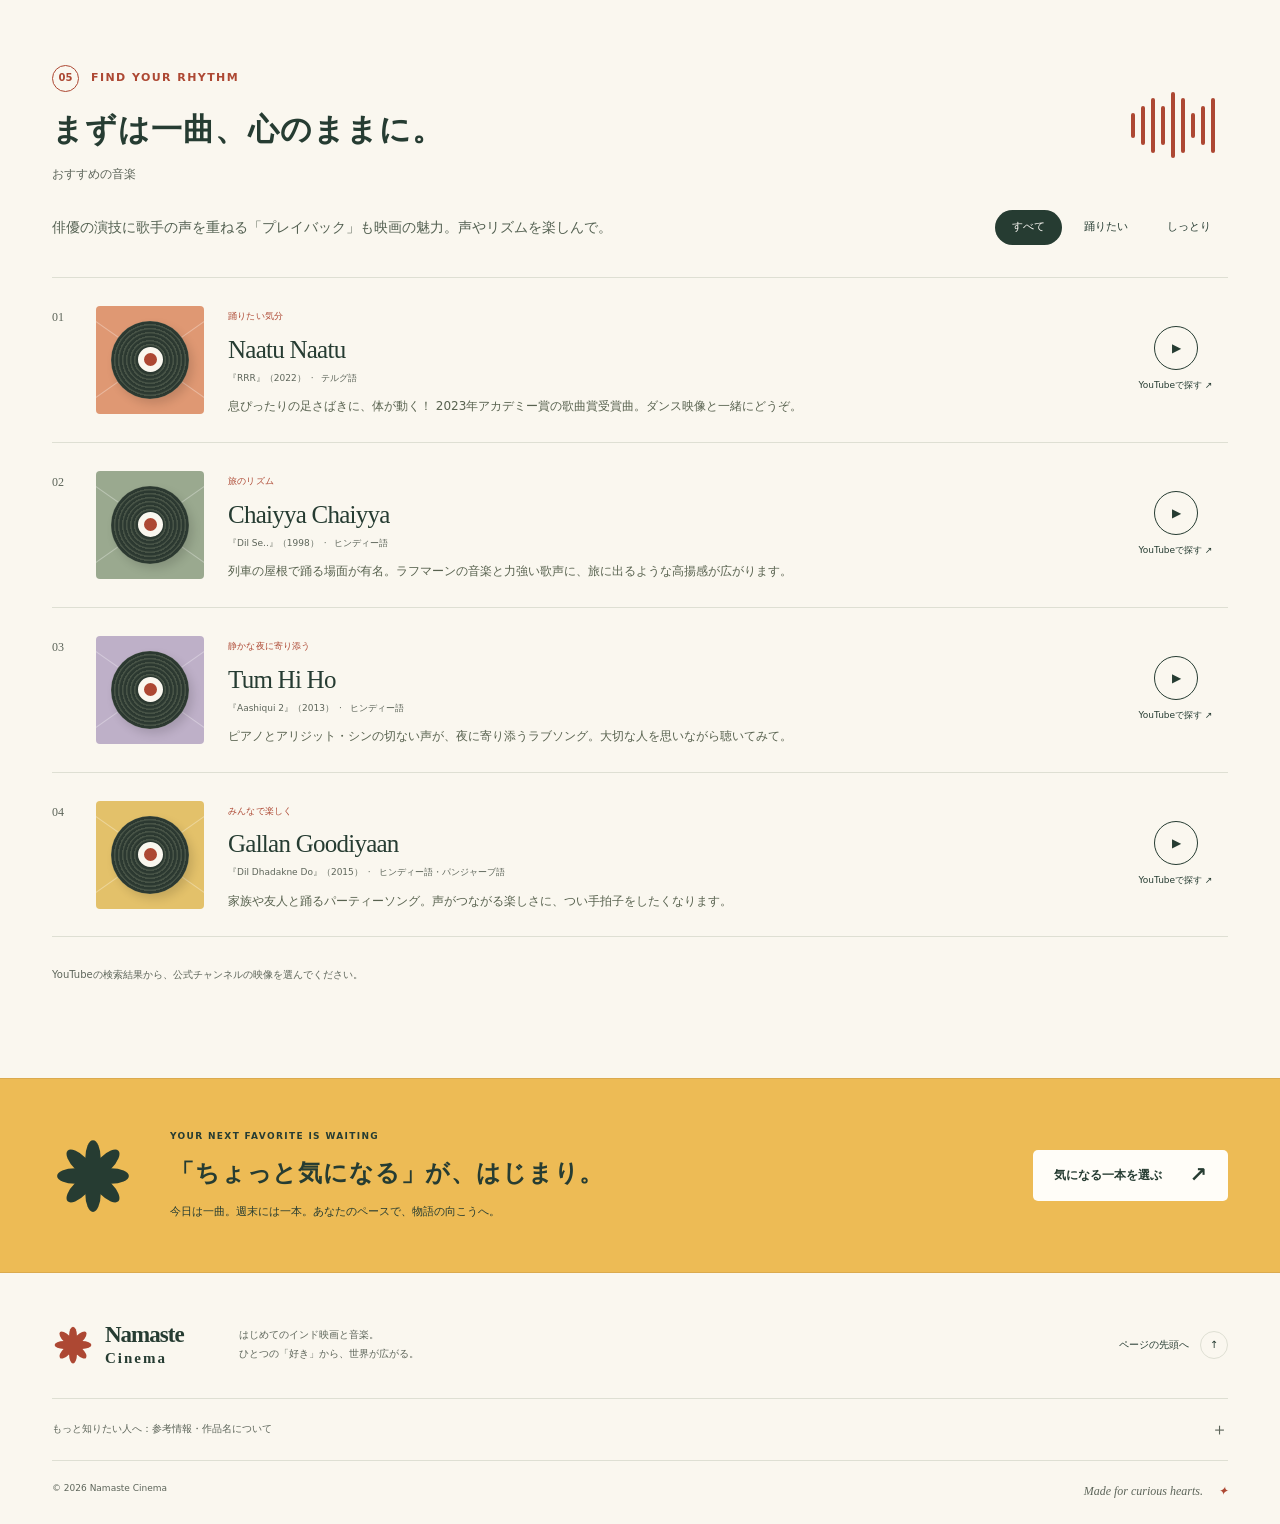
<file: indian-cinema-site/downloads/namaste-cinema.html>
<!doctype html>
<html lang="ja">
  <head>
    <meta charset="utf-8" />
    <meta name="viewport" content="width=device-width, initial-scale=1" />
    <meta name="theme-color" content="#faf7ef" />
    <meta
      name="description"
      content="はじめてのインド映画と音楽。8人のスター、観てほしい3本、聴いてほしい4曲から、あなたの好きに出会う小さなガイド。"
    />
    <title>Namaste Cinema｜はじめてのインド映画と音楽</title>
    <link rel="icon" href="[data-uri]" type="image/svg+xml" />
    <style>
@charset "UTF-8";
:root {
  --cream: #faf7ef;
  --paper: #fffdf8;
  --ink: #263c32;
  --muted: #5d655a;
  --orange: #ad4833;
  --peach: #f4d9c7;
  --line: #dedfd3;
  --yellow: #edbd54;
  --serif: Georgia, "Yu Mincho", "Hiragino Mincho ProN", serif;
  --sans:
    "Hiragino Kaku Gothic ProN", "Yu Gothic", Meiryo, system-ui, sans-serif;
}
* {
  box-sizing: border-box;
}
html {
  scroll-behavior: smooth;
  scroll-padding-top: 100px;
}
body {
  margin: 0;
  background: var(--cream);
  color: var(--ink);
  font-family: var(--sans);
  font-size: 14px;
  line-height: 1.85;
  -webkit-font-smoothing: antialiased;
}
a {
  color: inherit;
  text-decoration: none;
}
button {
  font: inherit;
  color: inherit;
}
button,
a {
  -webkit-tap-highlight-color: transparent;
}
button {
  cursor: pointer;
}
img {
  display: block;
  max-width: 100%;
  height: auto;
}
h1,
h2,
h3,
p {
  margin: 0;
}
h1,
h2,
h3 {
  text-wrap: balance;
}
h2 {
  font-size: clamp(23px, 2.45vw, 32px);
  letter-spacing: 0.035em;
  line-height: 1.6;
  font-weight: 700;
}
h3 {
  line-height: 1.6;
}
p {
  text-wrap: pretty;
}
a:focus-visible,
button:focus-visible,
summary:focus-visible {
  outline: 3px solid var(--orange);
  outline-offset: 5px;
}
.container {
  max-width: 1200px;
  margin-inline: auto;
  width: calc(100% - 104px);
}
.section {
  padding-block: 94px;
}
.sr-only {
  position: absolute;
  width: 1px;
  height: 1px;
  padding: 0;
  margin: -1px;
  overflow: hidden;
  clip: rect(0, 0, 0, 0);
  white-space: nowrap;
  border: 0;
}
[hidden] {
  display: none !important;
}
.skip-link {
  position: fixed;
  top: 10px;
  left: 10px;
  padding: 12px 20px;
  background: var(--ink);
  color: white;
  z-index: 100;
  transform: translateY(-150%);
  clip-path: inset(100%);
}
.skip-link:focus {
  transform: translateY(0);
  clip-path: none;
}
.site-header {
  height: 96px;
  max-width: 1400px;
  padding-inline: 52px;
  margin: auto;
  display: flex;
  align-items: center;
  justify-content: space-between;
  gap: 30px;
  border-bottom: 1px solid var(--line);
}
.brand {
  display: flex;
  align-items: center;
  gap: 11px;
  font-family: var(--serif);
  font-size: 25px;
  font-weight: 700;
  line-height: 0.95;
  letter-spacing: -1px;
  flex-shrink: 0;
}
.brand-second {
  display: block;
  font-size: 17px;
  letter-spacing: 2px;
  margin-top: 5px;
}
.brand-flower {
  font-size: 48px;
  color: var(--orange);
  line-height: 1;
}
.site-header nav {
  display: flex;
  gap: 30px;
  font-size: 12px;
  font-weight: 600;
  align-items: center;
}
.site-header nav a {
  padding: 12px 0;
  position: relative;
  white-space: nowrap;
}
.site-header nav a::after {
  content: "";
  position: absolute;
  bottom: 6px;
  left: 0;
  width: 100%;
  height: 2px;
  background: var(--orange);
  transform: scaleX(0);
  transition: transform 0.2s;
}
.site-header nav a:hover::after,
.site-header nav a[aria-current="location"]::after {
  transform: scaleX(1);
}
.site-header nav a:last-child {
  padding: 10px 17px;
  border: 1px solid var(--ink);
  border-radius: 30px;
}
.site-header nav a:last-child::after {
  display: none;
}
.site-header nav a:last-child:hover {
  background: var(--ink);
  color: var(--paper);
}
.menu-toggle {
  display: none;
}
.hero {
  display: grid;
  grid-template-columns: 1.1fr 1fr;
  align-items: center;
  gap: 34px;
  padding-block: 62px 68px;
  min-height: 680px;
}
.eyebrow {
  font-size: 11px;
  font-weight: 700;
  letter-spacing: 0.13em;
  display: flex;
  align-items: center;
  gap: 12px;
  margin-bottom: 20px;
}
.tiny-spark {
  color: var(--orange);
  font-size: 22px;
}
.hero h1 {
  font-size: clamp(34px, 3.7vw, 52px);
  font-weight: 700;
  letter-spacing: 0.055em;
  line-height: 1.65;
  margin-bottom: 24px;
}
.hero h1 span {
  color: var(--orange);
  position: relative;
}
.hero h1 span::after {
  content: "";
  position: absolute;
  width: 103%;
  height: 7px;
  border-bottom: 2px solid var(--orange);
  border-radius: 50%;
  bottom: -7px;
  left: 0;
  transform: rotate(-5deg);
}
.hero-description {
  line-height: 2.2;
  font-size: 14px;
  color: #556154;
}
.hero-actions {
  display: flex;
  align-items: center;
  gap: 25px;
  margin-top: 31px;
  flex-wrap: wrap;
}
.button {
  display: inline-flex;
  align-items: center;
  justify-content: space-between;
  gap: 27px;
  padding: 15px 21px;
  border-radius: 5px;
  font-size: 12px;
  font-weight: 700;
  line-height: 1.8;
  transition:
    background 0.2s,
    transform 0.2s;
}
.button:hover {
  transform: translateY(-3px);
}
.button-dark {
  background: var(--ink);
  color: var(--paper);
}
.button-dark:hover {
  background: #385443;
}
.button span {
  font-size: 21px;
  line-height: 1;
}
.text-link {
  font-size: 12px;
  font-weight: 600;
  border-bottom: 1px solid var(--ink);
  padding-bottom: 3px;
}
.text-link span {
  margin-left: 9px;
}
.hero-note {
  display: flex;
  align-items: center;
  gap: 10px;
  color: var(--muted);
  font-size: 10px;
  margin-top: 30px;
}
.note-line {
  width: 30px;
  height: 1px;
  background: var(--muted);
}
.hero-art {
  position: relative;
  margin: 5px 12px 5px 5px;
  max-width: 510px;
  justify-self: end;
}
.hero-art > img {
  width: 100%;
  border-radius: 200px 200px 12px 12px;
  transform: rotate(3deg);
}
.hero-stamp {
  position: absolute;
  width: 118px;
  height: 118px;
  background: var(--yellow);
  border: 1px solid var(--ink);
  outline: 5px solid var(--cream);
  border-radius: 50%;
  top: 16px;
  right: -21px;
  z-index: 1;
  display: flex;
  flex-direction: column;
  align-items: center;
  justify-content: center;
  gap: 3px;
  transform: rotate(13deg);
  text-align: center;
  line-height: 1.15;
}
.hero-stamp span {
  font-size: 8px;
  letter-spacing: 0.11em;
  font-weight: 700;
}
.hero-stamp b {
  font-family: var(--serif);
  font-size: 25px;
  font-weight: 400;
  line-height: 1.06;
}
.art-caption {
  position: absolute;
  left: -22px;
  bottom: 27px;
  background: var(--paper);
  box-shadow: 0 4px 15px #263c3210;
  padding: 11px 18px;
  border: 1px solid var(--line);
  transform: rotate(-4deg);
  font-family: var(--serif);
  font-style: italic;
  font-size: 16px;
  display: flex;
  align-items: center;
  gap: 10px;
}
.caption-dot {
  height: 8px;
  width: 8px;
  border-radius: 50%;
  background: var(--orange);
}
.intro-strip {
  background: var(--ink);
  color: var(--paper);
  padding-block: 18px;
  font-size: 12px;
}
.intro-strip > .container {
  display: flex;
  justify-content: space-between;
  align-items: center;
  gap: 20px;
}
.strip-detail {
  letter-spacing: 0.075em;
  font-size: 11px;
}
.strip-detail i {
  font-style: normal;
  color: var(--yellow);
  margin-inline: 22px;
}
.section-heading {
  display: flex;
  justify-content: space-between;
  align-items: center;
  gap: 25px;
  margin-bottom: 25px;
}
.section-number {
  border: 1px solid currentColor;
  border-radius: 50%;
  font-size: 10px;
  width: 27px;
  height: 27px;
  display: inline-flex;
  align-items: center;
  justify-content: center;
  letter-spacing: 0;
  flex-shrink: 0;
}
.section-heading .eyebrow {
  margin-bottom: 12px;
  color: var(--orange);
}
.heading-aside {
  font-size: 12px;
  color: var(--muted);
  line-height: 1.9;
  border-left: 1px solid var(--line);
  padding-left: 25px;
  flex-shrink: 0;
}
.section-subtitle {
  font-size: 12px;
  color: var(--muted);
  margin-top: 9px;
}
.section-intro {
  max-width: 830px;
  font-size: 14px;
  line-height: 2.05;
  color: #536051;
}
.timeline {
  display: grid;
  grid-template-columns: repeat(4, 1fr);
  gap: 31px;
  margin-top: 49px;
  position: relative;
}
.timeline::before {
  content: "";
  position: absolute;
  left: 0;
  right: 0;
  top: 5px;
  height: 1px;
  background: var(--line);
}
.timeline-item {
  position: relative;
  padding-top: 25px;
}
.timeline-dot {
  position: absolute;
  left: 0;
  top: 0;
  width: 11px;
  height: 11px;
  background: var(--orange);
  border-radius: 50%;
  border: 3px solid var(--cream);
  outline: 1px solid var(--orange);
}
.year {
  font-family: var(--serif);
  font-size: 36px;
  line-height: 1.2;
  font-style: italic;
  letter-spacing: -1px;
}
.year span {
  display: block;
  font-family: var(--sans);
  font-size: 10px;
  line-height: 1.8;
  font-style: normal;
  letter-spacing: 0.06em;
  color: var(--muted);
  margin-top: 10px;
}
.timeline h3 {
  font-size: 15px;
  margin: 15px 0 9px;
}
.timeline article > p:last-child {
  font-size: 13px;
  line-height: 2;
  color: var(--muted);
}
.small-note {
  font-size: 10px;
  line-height: 1.9;
  color: var(--muted);
  margin-top: 28px;
}
.small-note > span {
  color: var(--orange);
  margin-right: 7px;
}
.industry-section {
  background: #f0e8da;
  border-block: 1px solid #e6ddcd;
}
.industry-section .section {
  padding-block: 76px;
}
.section-doodle {
  color: var(--orange);
  font-size: 75px;
  line-height: 1;
  transform: rotate(15deg);
  margin-right: 25px;
}
.industry-grid {
  display: grid;
  grid-template-columns: repeat(4, 1fr);
  gap: 17px;
  margin-top: 31px;
}
.industry-card {
  padding: 25px 21px 23px;
  border: 1px solid #dad2c4;
  border-radius: 6px;
  background: #faf6ed;
  display: flex;
  flex-direction: column;
}
.language-label {
  font-size: 9px;
  font-weight: 700;
  letter-spacing: 0.18em;
  color: var(--orange);
}
.industry-card h3 {
  font-size: 18px;
  margin-block: 10px 14px;
}
.industry-card h3 span {
  display: block;
  font-size: 11px;
  font-weight: 400;
  color: var(--muted);
  margin-top: 5px;
}
.industry-card > p {
  font-size: 13px;
  color: #56604f;
  line-height: 2;
  margin-bottom: 21px;
}
.example {
  font-size: 10px;
  margin-top: auto;
  border-top: 1px solid #e2dacb;
  padding-top: 13px;
}
.industry-section .small-note {
  margin-top: 19px;
}
.stars-toolbar {
  display: flex;
  justify-content: space-between;
  align-items: center;
  gap: 20px;
  margin-block: 30px 24px;
}
.stars-toolbar > p {
  font-size: 12px;
  color: var(--muted);
}
.filter-group {
  display: flex;
  align-items: center;
  gap: 5px;
  flex-shrink: 0;
}
.filter-button {
  padding: 8px 16px;
  border: 1px solid transparent;
  background: transparent;
  line-height: 1.5;
  border-radius: 30px;
  font-size: 11px;
  transition:
    background 0.18s,
    color 0.18s;
}
.filter-button span {
  opacity: 0.7;
  margin-left: 4px;
  font-size: 10px;
}
.filter-button:hover {
  background: #e9e9dd;
}
.filter-button.is-active {
  background: var(--ink);
  color: var(--paper);
}
.star-grid {
  display: grid;
  grid-template-columns: repeat(4, minmax(0, 1fr));
  gap: 23px 20px;
}
.star-card {
  background: var(--paper);
  border: 1px solid var(--line);
  border-radius: 7px;
  overflow: hidden;
  transition:
    transform 0.2s,
    box-shadow 0.2s;
}
.star-card:hover {
  transform: translateY(-4px);
  box-shadow: 0 10px 25px #263c320b;
}
.portrait-wrap {
  position: relative;
  overflow: hidden;
  aspect-ratio: 320/220;
}
.portrait-wrap > img {
  width: 100%;
  height: 100%;
  object-fit: cover;
  transition: transform 0.4s;
}
.star-card:hover img {
  transform: scale(1.025);
}
.portrait-peach {
  background: #edc8b4;
}
.portrait-green {
  background: #cbd4c0;
}
.portrait-yellow {
  background: #e9d79f;
}
.portrait-lilac {
  background: #d9ccd9;
}
.portrait-category {
  position: absolute;
  top: 16px;
  left: 15px;
  font-size: 8px;
  letter-spacing: 0.09em;
  font-weight: 700;
}
.portrait-index {
  position: absolute;
  right: 15px;
  bottom: 7px;
  font-size: 29px;
  font-family: var(--serif);
  font-style: italic;
  opacity: 0.55;
}
.star-content {
  padding: 21px 19px 22px;
}
.star-content h3 {
  font-size: 15px;
  letter-spacing: -0.03em;
}
.english-name {
  font-family: var(--serif);
  font-size: 13px;
  color: var(--muted);
  margin-top: 2px;
}
.star-description {
  font-size: 12px;
  color: #566050;
  margin: 13px 0 16px;
  line-height: 1.9;
  min-height: 42px;
}
.star-content dl {
  margin: 0;
  padding-top: 14px;
  border-top: 1px solid var(--line);
  font-size: 10px;
  line-height: 1.85;
}
.star-content dl > div {
  display: grid;
  grid-template-columns: 57px 1fr;
  gap: 3px;
  margin-top: 7px;
}
.star-content dt {
  color: var(--muted);
  font-size: 9px;
}
.star-content dd {
  margin: 0;
  overflow-wrap: anywhere;
}
.film-section {
  background: var(--ink);
  color: var(--paper);
}
.film-section .section-heading .eyebrow {
  color: var(--yellow);
}
.film-section .section-subtitle {
  color: #c4cbbd;
}
.film-section .section-intro {
  color: #d0d5c6;
}
.film-heading-note {
  font-family: var(--serif);
  font-size: 26px;
  line-height: 1.05;
  text-align: right;
  transform: rotate(-7deg);
  color: var(--yellow);
  letter-spacing: -0.03em;
  flex-shrink: 0;
}
.film-heading-note span {
  font-size: 22px;
  font-style: italic;
}
.film-grid {
  display: grid;
  grid-template-columns: repeat(3, minmax(0, 1fr));
  gap: 25px;
  margin-top: 34px;
}
.film-card {
  display: flex;
  flex-direction: column;
  background: var(--paper);
  color: var(--ink);
  border-radius: 6px;
  overflow: hidden;
}
.film-art {
  position: relative;
  overflow: hidden;
  aspect-ratio: 1.5;
}
.film-art > img {
  width: 100%;
  height: 100%;
  object-fit: cover;
  transition: transform 0.4s;
}
.film-card:hover img {
  transform: scale(1.04);
}
.film-pick {
  position: absolute;
  top: 17px;
  left: 17px;
  background: var(--paper);
  padding: 4px 10px;
  border-radius: 30px;
  font-size: 9px;
}
.film-content {
  padding: 25px 23px 23px;
  flex: 1;
  display: flex;
  flex-direction: column;
}
.film-meta {
  font-size: 9px;
  color: var(--muted);
}
.film-meta span {
  margin-inline: 4px;
}
.film-content h3 {
  font-size: 20px;
  margin-top: 11px;
  line-height: 1.55;
  min-height: 62px;
  letter-spacing: -0.025em;
}
.film-original {
  font-size: 12px;
  font-family: var(--serif);
  font-style: italic;
  color: var(--muted);
  margin-top: 6px;
}
.film-content > p:not([class]) {
  font-size: 13px;
  color: #566050;
  line-height: 2;
  margin: 16px 0 24px;
}
.film-bottom {
  border-top: 1px solid var(--line);
  padding-top: 15px;
  margin-top: auto;
  display: flex;
  flex-wrap: wrap;
  align-items: center;
  justify-content: space-between;
  gap: 13px;
}
.film-tag {
  font-size: 9px;
}
.icon-link {
  font-size: 10px;
  font-weight: 700;
  text-decoration: underline;
  text-underline-offset: 4px;
}
.icon-link span {
  font-size: 16px;
  margin-left: 3px;
}
.film-section .small-note {
  color: #c6cdbc;
}
.music-intro-row {
  display: flex;
  align-items: center;
  justify-content: space-between;
  gap: 45px;
}
.music-intro-row .section-intro {
  max-width: 680px;
}
.sound-wave {
  display: flex;
  align-items: center;
  gap: 6px;
  height: 65px;
  width: 110px;
  justify-content: center;
}
.sound-wave i {
  width: 4px;
  background: var(--orange);
  border-radius: 4px;
  height: 25px;
}
.sound-wave i:nth-child(2n) {
  height: 39px;
}
.sound-wave i:nth-child(3n) {
  height: 55px;
}
.sound-wave i:nth-child(5) {
  height: 66px;
}
.track-list {
  margin-top: 32px;
  border-top: 1px solid var(--line);
}
.track {
  display: flex;
  align-items: center;
  gap: 24px;
  border-bottom: 1px solid var(--line);
  padding-block: 24px;
}
.track-number {
  font-size: 12px;
  font-family: var(--serif);
  color: var(--muted);
  align-self: flex-start;
  margin-top: 4px;
  width: 20px;
  flex-shrink: 0;
}
.record-art {
  height: 108px;
  width: 108px;
  flex-shrink: 0;
  border-radius: 4px;
  position: relative;
  display: flex;
  align-items: center;
  justify-content: center;
  overflow: hidden;
}
.record-art::before,
.record-art::after {
  content: "";
  position: absolute;
  width: 160px;
  height: 1px;
  background: #ffffff50;
  transform: rotate(-35deg);
}
.record-art::after {
  transform: rotate(35deg);
}
.record-orange {
  background: #df9873;
}
.record-green {
  background: #9aa98f;
}
.record-lilac {
  background: #beb0c8;
}
.record-yellow {
  background: #e3c16a;
}
.record-disc {
  position: relative;
  background: repeating-radial-gradient(circle, #2c3931 0 2px, #475346 3px 4px);
  width: 78px;
  height: 78px;
  border-radius: 50%;
  box-shadow: 4px 5px 10px #0002;
  display: flex;
  align-items: center;
  justify-content: center;
  z-index: 1;
}
.record-disc span {
  width: 25px;
  height: 25px;
  border: 6px solid var(--cream);
  background: var(--orange);
  border-radius: 50%;
  font-size: 0;
}
.track-info {
  flex: 1;
  min-width: 0;
}
.track-mood {
  font-size: 9px;
  color: var(--orange);
  letter-spacing: 0.02em;
}
.track h3 {
  font-family: var(--serif);
  font-size: 25px;
  line-height: 1.4;
  margin-block: 4px 3px;
  font-weight: 400;
  letter-spacing: -0.03em;
}
.track-credit {
  font-size: 9px;
  color: var(--muted);
  line-height: 1.8;
}
.track-credit span {
  margin-inline: 5px;
}
.track-description {
  font-size: 12px;
  line-height: 1.9;
  color: #58624f;
  margin-top: 9px;
  max-width: 670px;
}
.listen-link {
  display: flex;
  flex-direction: column;
  align-items: center;
  justify-content: center;
  gap: 7px;
  flex-shrink: 0;
  width: 105px;
  font-size: 9px;
}
.play-icon {
  height: 44px;
  width: 44px;
  border-radius: 50%;
  border: 1px solid var(--ink);
  display: flex;
  align-items: center;
  justify-content: center;
  padding-left: 2px;
  font-size: 12px;
  transition:
    background 0.2s,
    color 0.2s;
}
.listen-link:hover .play-icon {
  background: var(--ink);
  color: var(--paper);
}
.listen-link:hover > span:last-child {
  text-decoration: underline;
  text-underline-offset: 3px;
}
.closing-section {
  background: #edbb55;
  border-block: 1px solid #dbaa4e;
}
.closing-inner {
  display: flex;
  align-items: center;
  justify-content: space-between;
  gap: 36px;
  padding-block: 49px;
}
.closing-flower {
  font-size: 82px;
  line-height: 1;
  color: var(--ink);
}
.closing-inner > div {
  flex: 1;
}
.closing-inner .eyebrow {
  font-size: 9px;
  margin-bottom: 9px;
  letter-spacing: 0.15em;
}
.closing-inner h2 {
  font-size: 24px;
}
.closing-inner p:last-child {
  font-size: 11px;
  margin-top: 10px;
}
.button-light {
  background: var(--paper);
  white-space: nowrap;
}
.button-light:hover {
  background: #f1e9db;
}
.site-footer {
  padding-block: 51px 22px;
}
.footer-main {
  display: flex;
  align-items: center;
  gap: 55px;
  margin-bottom: 32px;
}
.footer-main > .brand {
  font-size: 23px;
}
.footer-main > .brand .brand-second {
  font-size: 15px;
}
.footer-main > .brand .brand-flower {
  font-size: 42px;
}
.footer-main > p {
  font-size: 10px;
  color: var(--muted);
}
.back-top {
  margin-left: auto;
  font-size: 10px;
}
.back-top span {
  display: inline-flex;
  align-items: center;
  justify-content: center;
  border: 1px solid var(--line);
  height: 28px;
  width: 28px;
  border-radius: 50%;
  margin-left: 8px;
}
.sources {
  border-block: 1px solid var(--line);
  font-size: 10px;
}
.sources summary {
  list-style: none;
  cursor: pointer;
  padding-block: 15px;
  display: flex;
  align-items: center;
  justify-content: space-between;
  color: var(--muted);
}
.sources summary::-webkit-details-marker {
  display: none;
}
.sources summary > span {
  font-size: 17px;
}
.sources[open] summary > span {
  transform: rotate(45deg);
}
.sources-content {
  padding: 0 0 18px;
  color: var(--muted);
  max-width: 900px;
}
.sources-content ul {
  padding-left: 18px;
  line-height: 2.1;
}
.sources-content a {
  text-decoration: underline;
  text-underline-offset: 3px;
}
.footer-bottom {
  display: flex;
  justify-content: space-between;
  font-size: 9px;
  color: var(--muted);
  padding-top: 19px;
}
.footer-bottom > span:last-child {
  font-family: var(--serif);
  font-style: italic;
  font-size: 12px;
}
.footer-bottom > span:last-child span {
  margin-left: 12px;
  color: var(--orange);
}
.brand-flower,
.section-doodle,
.closing-flower {
  display: inline-block;
  width: 1em;
  height: 1em;
  flex-shrink: 0;
  background: currentColor;
  -webkit-mask: url("[data-uri]") center/contain no-repeat;
  mask: url("[data-uri]") center/contain no-repeat;
}
@media (min-width: 1500px) {
  .hero {
    min-height: 720px;
  }
  .site-header {
    max-width: 1304px;
  }
  .hero h1 {
    font-size: 53px;
  }
}
@media (max-width: 1100px) {
  .container {
    width: calc(100% - 64px);
  }
  .site-header {
    padding-inline: 32px;
  }
  .site-header nav {
    gap: 19px;
    font-size: 10px;
  }
  .hero {
    gap: 22px;
    min-height: 590px;
    padding-block: 54px;
  }
  .hero h1 {
    font-size: 37px;
  }
  .hero-description {
    font-size: 12px;
  }
  .hero-actions {
    gap: 17px;
  }
  .button {
    font-size: 11px;
    padding: 14px 16px;
    gap: 19px;
  }
  .text-link {
    font-size: 10px;
  }
  .hero-stamp {
    width: 98px;
    height: 98px;
    right: -12px;
  }
  .hero-stamp b {
    font-size: 22px;
  }
  .hero-stamp span {
    font-size: 7px;
  }
  .art-caption {
    font-size: 13px;
    padding: 10px 12px;
    left: -12px;
  }
  .section {
    padding-block: 74px;
  }
  .industry-grid {
    grid-template-columns: repeat(2, 1fr);
  }
  .industry-card h3 span {
    display: inline;
    margin-left: 10px;
  }
  .star-grid {
    gap: 18px 14px;
  }
  .star-content {
    padding: 17px 14px;
  }
  .star-content h3 {
    font-size: 13px;
  }
  .star-description {
    min-height: 64px;
  }
  .star-content dl > div {
    grid-template-columns: 49px 1fr;
  }
  .star-content dt {
    font-size: 8px;
  }
  .star-content dd {
    font-size: 9px;
  }
  .film-grid {
    gap: 18px;
  }
  .film-content {
    padding: 21px 17px;
  }
  .film-content h3 {
    font-size: 17px;
    min-height: 54px;
  }
  .film-content > p:not([class]) {
    font-size: 11px;
  }
  .music-intro-row {
    gap: 24px;
  }
  .filter-button {
    padding-inline: 12px;
  }
  .track {
    gap: 18px;
  }
  .track-description {
    font-size: 10px;
  }
  .closing-inner {
    gap: 24px;
  }
  .closing-inner h2 {
    font-size: 20px;
  }
  .closing-flower {
    font-size: 66px;
  }
}
@media (max-width: 800px) {
  html {
    scroll-padding-top: 25px;
  }
  .site-header {
    height: 82px;
  }
  .site-header nav {
    gap: 13px;
    font-size: 9px;
  }
  .site-header nav a:last-child {
    padding: 8px 12px;
  }
  .brand {
    font-size: 21px;
  }
  .brand-second {
    font-size: 14px;
  }
  .brand-flower {
    font-size: 39px;
  }
  .hero {
    min-height: 530px;
    gap: 20px;
  }
  .hero h1 {
    font-size: 30px;
  }
  .hero-description {
    font-size: 11px;
  }
  .hero-actions {
    gap: 17px;
    margin-top: 23px;
  }
  .hero-art {
    margin-right: 8px;
  }
  .hero-stamp {
    top: 0;
    width: 84px;
    height: 84px;
  }
  .hero-stamp b {
    font-size: 19px;
  }
  .hero-stamp span {
    font-size: 6px;
  }
  .art-caption {
    font-size: 11px;
    bottom: 20px;
  }
  .hero-note {
    font-size: 9px;
    margin-top: 22px;
  }
  .hero .eyebrow {
    font-size: 9px;
    gap: 8px;
  }
  .strip-detail i {
    margin-inline: 10px;
  }
  .intro-strip {
    font-size: 11px;
  }
  .strip-detail {
    font-size: 9px;
  }
  .heading-aside {
    font-size: 10px;
    padding-left: 20px;
  }
  .section-heading {
    gap: 20px;
  }
  .timeline {
    gap: 22px;
  }
  .year {
    font-size: 29px;
  }
  .timeline h3 {
    font-size: 12px;
  }
  .timeline article > p:last-child {
    font-size: 11px;
  }
  .timeline .year span {
    font-size: 9px;
  }
  .star-grid {
    grid-template-columns: repeat(2, minmax(0, 1fr));
    gap: 24px;
  }
  .star-content {
    padding: 22px;
  }
  .star-content h3 {
    font-size: 16px;
  }
  .star-description {
    font-size: 12px;
    min-height: 46px;
  }
  .star-content dl {
    font-size: 11px;
  }
  .star-content dt {
    font-size: 10px;
  }
  .star-content dd {
    font-size: 11px;
  }
  .star-content dl > div {
    grid-template-columns: 65px 1fr;
  }
  .film-grid {
    gap: 13px;
  }
  .film-meta {
    font-size: 8px;
  }
  .film-meta span {
    margin-inline: 1px;
  }
  .film-content {
    padding: 18px 14px;
  }
  .film-content h3 {
    font-size: 15px;
    min-height: 71px;
  }
  .film-pick {
    font-size: 8px;
    left: 12px;
    top: 12px;
  }
  .film-bottom {
    gap: 9px;
  }
  .film-original {
    font-size: 10px;
  }
  .film-heading-note {
    font-size: 21px;
  }
  .film-heading-note span {
    font-size: 19px;
  }
  .music-intro-row {
    flex-direction: column;
    align-items: flex-start;
    gap: 20px;
  }
  .record-art {
    width: 90px;
    height: 90px;
  }
  .record-disc {
    width: 66px;
    height: 66px;
  }
  .track {
    gap: 15px;
  }
  .track h3 {
    font-size: 24px;
  }
  .listen-link {
    width: 83px;
    font-size: 8px;
  }
  .closing-flower {
    font-size: 49px;
  }
  .closing-inner {
    gap: 20px;
  }
  .closing-inner h2 {
    font-size: 18px;
  }
  .closing-inner p:last-child {
    font-size: 10px;
  }
  .closing-inner .button {
    padding: 12px 14px;
    font-size: 10px;
    gap: 12px;
  }
  .footer-main {
    gap: 33px;
  }
}
@media (max-width: 640px) {
  .container {
    width: calc(100% - 40px);
  }
  .section {
    padding-block: 59px;
  }
  .site-header {
    height: 76px;
    padding-inline: 20px;
    position: relative;
    z-index: 5;
  }
  .menu-toggle {
    display: flex;
    align-items: center;
    gap: 8px;
    border: 0;
    background: transparent;
    padding: 12px 0 12px 12px;
    font-size: 10px;
  }
  .menu-lines {
    display: inline-block;
    width: 18px;
    height: 12px;
    border-top: 1px solid var(--ink);
    border-bottom: 1px solid var(--ink);
    position: relative;
  }
  .menu-lines::before {
    content: "";
    position: absolute;
    width: 13px;
    height: 1px;
    background: var(--ink);
    top: 5px;
    left: 0;
  }
  .menu-toggle[aria-expanded="true"] .menu-lines {
    transform: rotate(45deg);
    border-bottom: 0;
    height: 1px;
  }
  .menu-toggle[aria-expanded="true"] .menu-lines::before {
    transform: rotate(90deg);
    width: 18px;
    top: -1px;
  }
  .site-header nav {
    display: none;
    position: absolute;
    left: 0;
    right: 0;
    top: 76px;
    flex-direction: column;
    align-items: stretch;
    gap: 0;
    background: var(--cream);
    padding: 12px 20px 24px;
    border-bottom: 1px solid var(--line);
    box-shadow: 0 12px 20px #263c3210;
    font-size: 12px;
  }
  .site-header nav.is-open {
    display: flex;
  }
  .site-header nav a {
    padding: 13px 5px;
  }
  .site-header nav a::after {
    display: none;
  }
  .site-header nav a:last-child {
    padding: 12px 16px;
    margin-top: 9px;
    align-self: flex-start;
  }
  .brand {
    font-size: 22px;
  }
  .brand-second {
    font-size: 14px;
  }
  .brand-flower {
    font-size: 39px;
  }
  .hero {
    grid-template-columns: 1fr;
    padding-block: 43px 39px;
    gap: 33px;
    min-height: 0;
  }
  .hero-copy {
    padding-inline: 4px;
  }
  .hero h1 {
    font-size: clamp(29px, 7.9vw, 43px);
    margin-bottom: 18px;
    letter-spacing: 0.055em;
    line-height: 1.65;
  }
  .hero .eyebrow {
    font-size: 10px;
    margin-bottom: 18px;
  }
  .hero-description {
    font-size: 12px;
    line-height: 2.15;
  }
  .hero-actions {
    margin-top: 24px;
    gap: 24px;
  }
  .hero-actions .button {
    padding: 14px 18px;
    font-size: 11px;
  }
  .text-link {
    font-size: 11px;
  }
  .hero-note {
    margin-top: 23px;
    font-size: 9px;
  }
  .hero-art {
    width: 85%;
    max-width: 375px;
    justify-self: center;
    margin: 8px 6px 4px;
  }
  .hero-art > img {
    max-height: 435px;
    object-fit: cover;
    object-position: center;
  }
  .hero-stamp {
    width: 95px;
    height: 95px;
    right: -14px;
    top: 12px;
  }
  .hero-stamp b {
    font-size: 22px;
  }
  .hero-stamp span {
    font-size: 7px;
  }
  .art-caption {
    left: -17px;
    bottom: 20px;
    font-size: 13px;
    padding: 10px 14px;
  }
  .intro-strip {
    padding-block: 16px;
  }
  .intro-strip > .container {
    flex-direction: column;
    gap: 7px;
  }
  .intro-strip .strip-detail {
    font-size: 9px;
    letter-spacing: 0.1em;
  }
  .strip-detail i {
    margin-inline: 14px;
  }
  h2 {
    font-size: 24px;
    line-height: 1.55;
    letter-spacing: 0.02em;
  }
  .section-heading {
    margin-bottom: 21px;
    align-items: flex-start;
  }
  .section-heading .eyebrow {
    font-size: 9px;
    letter-spacing: 0.1em;
    gap: 9px;
    margin-bottom: 13px;
  }
  .section-number {
    width: 25px;
    height: 25px;
    font-size: 9px;
  }
  .heading-aside {
    display: none;
  }
  .section-intro {
    font-size: 13px;
    line-height: 2.1;
  }
  .section-subtitle {
    font-size: 11px;
    margin-top: 9px;
  }
  .timeline {
    grid-template-columns: 1fr;
    gap: 0;
    margin-top: 31px;
    padding-left: 21px;
  }
  .timeline::before {
    left: 5px;
    top: 5px;
    bottom: 10px;
    width: 1px;
    height: auto;
    right: auto;
  }
  .timeline-item {
    padding: 0 0 28px 13px;
  }
  .timeline-item:last-child {
    padding-bottom: 0;
  }
  .timeline-dot {
    left: -21px;
    top: 7px;
  }
  .year {
    font-size: 32px;
    display: flex;
    align-items: center;
    gap: 15px;
  }
  .year span {
    font-size: 10px;
    margin-top: 3px;
  }
  .timeline h3 {
    font-size: 14px;
    margin-block: 12px 6px;
  }
  .timeline article > p:last-child {
    font-size: 13px;
  }
  .small-note {
    font-size: 10px;
    margin-top: 22px;
  }
  .industry-section .section {
    padding-block: 57px;
  }
  .section-doodle {
    font-size: 43px;
    margin: 39px 0 0 -5px;
  }
  .industry-section h2 {
    font-size: 23px;
  }
  .industry-grid {
    grid-template-columns: 1fr;
    gap: 13px;
    margin-top: 27px;
  }
  .industry-card {
    padding: 21px 23px;
  }
  .industry-card h3 {
    font-size: 20px;
    margin-block: 6px 10px;
  }
  .industry-card h3 span {
    font-size: 12px;
  }
  .industry-card > p {
    font-size: 13px;
    margin-bottom: 15px;
  }
  .example {
    font-size: 10px;
    padding-top: 12px;
  }
  .stars-toolbar {
    flex-direction: column;
    align-items: flex-start;
    gap: 17px;
    margin-top: 25px;
  }
  .stars-toolbar > p {
    font-size: 11px;
  }
  .filter-button {
    padding: 8px 15px;
    font-size: 10px;
    min-height: 44px;
  }
  .star-grid {
    gap: 16px 12px;
  }
  .star-content {
    padding: 17px 13px;
  }
  .star-content h3 {
    font-size: 13px;
  }
  .english-name {
    font-size: 12px;
    line-height: 1.6;
  }
  .star-description {
    font-size: 11px;
    line-height: 1.95;
    min-height: 65px;
    margin: 12px 0;
  }
  .star-content dl {
    padding-top: 11px;
    line-height: 1.95;
  }
  .star-content dl > div {
    display: block;
    margin-top: 7px;
  }
  .star-content dt {
    font-size: 8px;
  }
  .star-content dd {
    font-size: 11px;
  }
  .portrait-category {
    font-size: 6px;
    left: 10px;
    top: 10px;
  }
  .portrait-index {
    font-size: 22px;
    right: 10px;
    bottom: 4px;
  }
  .film-heading-note {
    font-size: 19px;
    margin-top: 16px;
  }
  .film-heading-note span {
    font-size: 16px;
  }
  .film-grid {
    grid-template-columns: 1fr;
    gap: 24px;
    margin-top: 28px;
  }
  .film-art {
    aspect-ratio: 1.55;
  }
  .film-pick {
    font-size: 10px;
    padding: 5px 11px;
    left: 17px;
    top: 17px;
  }
  .film-content {
    padding: 24px;
  }
  .film-meta {
    font-size: 10px;
  }
  .film-meta span {
    margin-inline: 4px;
  }
  .film-content h3 {
    font-size: 23px;
    min-height: 0;
    margin-top: 10px;
  }
  .film-original {
    font-size: 12px;
    margin-top: 7px;
  }
  .film-content > p:not([class]) {
    font-size: 13px;
    margin-block: 15px 22px;
  }
  .film-bottom {
    gap: 15px;
  }
  .film-tag,
  .icon-link {
    font-size: 10px;
  }
  .sound-wave {
    width: 62px;
    gap: 4px;
    margin-top: 32px;
    height: 42px;
  }
  .sound-wave i {
    width: 3px;
    height: 16px;
  }
  .sound-wave i:nth-child(2n) {
    height: 24px;
  }
  .sound-wave i:nth-child(3n) {
    height: 35px;
  }
  .sound-wave i:nth-child(5) {
    height: 42px;
  }
  .music-section h2 {
    font-size: 23px;
  }
  .music-intro-row {
    gap: 22px;
  }
  .track-list {
    margin-top: 24px;
  }
  .track {
    display: grid;
    grid-template-columns: 62px 1fr 44px;
    gap: 13px;
    position: relative;
    padding-block: 25px;
    align-items: start;
  }
  .track-number {
    display: none;
  }
  .record-art {
    width: 62px;
    height: 62px;
  }
  .record-disc {
    width: 46px;
    height: 46px;
  }
  .record-disc span {
    width: 18px;
    height: 18px;
    border-width: 4px;
  }
  .track-info {
    display: contents;
  }
  .track-mood,
  .track h3,
  .track-credit {
    grid-column: 2;
    grid-row: 1;
  }
  .track-mood {
    font-size: 8px;
    align-self: start;
    margin-top: -3px;
  }
  .track h3 {
    font-size: 22px;
    margin: 15px 0 0;
    align-self: start;
    line-height: 1.5;
  }
  .track-credit {
    grid-column: 1/-1;
    grid-row: 2;
    margin-top: 0;
    font-size: 9px;
  }
  .track-description {
    grid-column: 1/-1;
    grid-row: 3;
    font-size: 12px;
    margin-top: -5px;
    line-height: 2;
  }
  .listen-link {
    grid-column: 3;
    grid-row: 1;
    align-self: center;
    width: 44px;
    margin-top: 9px;
  }
  .listen-link > .play-icon {
    width: 44px;
    height: 44px;
    font-size: 10px;
  }
  .listen-link > span:last-child {
    display: none;
  }
  .closing-inner {
    flex-wrap: wrap;
    align-items: flex-start;
    gap: 20px;
    padding-block: 35px;
  }
  .closing-flower {
    font-size: 44px;
    margin-top: 19px;
  }
  .closing-inner > div {
    min-width: calc(100% - 75px);
  }
  .closing-inner .eyebrow {
    font-size: 7px;
    letter-spacing: 0.05em;
  }
  .closing-inner h2 {
    font-size: 18px;
  }
  .closing-inner p:last-child {
    font-size: 10px;
    line-height: 1.9;
  }
  .closing-inner .button {
    margin-left: 64px;
    padding: 13px 17px;
    font-size: 11px;
  }
  .site-footer {
    padding-top: 34px;
  }
  .footer-main {
    flex-wrap: wrap;
    gap: 20px;
    margin-bottom: 24px;
  }
  .footer-main > .brand {
    font-size: 22px;
  }
  .footer-main > p {
    font-size: 9px;
    margin-left: auto;
  }
  .back-top {
    flex-basis: 100%;
    margin-top: 4px;
    font-size: 9px;
    text-align: right;
  }
  .sources summary {
    font-size: 9px;
    gap: 15px;
  }
  .sources-content {
    font-size: 9px;
    overflow-wrap: anywhere;
  }
  .footer-bottom {
    font-size: 8px;
  }
  .footer-bottom > span:last-child {
    font-size: 10px;
  }
}
@media (max-width: 370px) {
  .container {
    width: calc(100% - 32px);
  }
  .site-header {
    padding-inline: 16px;
  }
  .hero h1 {
    font-size: 28px;
  }
  .hero-actions {
    gap: 17px;
  }
  .hero-actions .button {
    padding: 13px 13px;
    font-size: 10px;
    gap: 12px;
  }
  .text-link {
    font-size: 10px;
  }
  .star-grid {
    gap: 12px 9px;
  }
  .star-content {
    padding: 15px 10px;
  }
  .star-content h3 {
    font-size: 12px;
  }
  .english-name {
    font-size: 11px;
  }
  .film-heading-note {
    font-size: 16px;
  }
  .film-heading-note span {
    font-size: 14px;
  }
  .closing-inner h2 {
    font-size: 16px;
  }
  .track h3 {
    font-size: 20px;
  }
}
@media (prefers-reduced-motion: reduce) {
  html {
    scroll-behavior: auto;
  }
  *,
  *::before,
  *::after {
    transition: none !important;
    animation: none !important;
  }
}

</style>

  </head>
  <body>
    <a class="skip-link" href="#main">本文へスキップ</a>
    <header class="site-header">
      <a class="brand" href="#top" aria-label="Namaste Cinema ホーム"
        ><span class="brand-flower" aria-hidden="true"></span
        ><span>Namaste<span class="brand-second">Cinema</span></span></a
      >
      <button
        class="menu-toggle"
        type="button"
        aria-expanded="false"
        aria-controls="primary-nav"
      >
        <span class="menu-lines" aria-hidden="true"></span
        ><span class="menu-label">メニュー</span>
      </button>
      <nav id="primary-nav" aria-label="メインナビゲーション">
        <a href="#history">映画の歴史</a><a href="#industries">地域と言語</a
        ><a href="#stars">スターたち</a><a href="#films">おすすめ映画</a
        ><a href="#music">おすすめ音楽 <span aria-hidden="true">↗</span></a>
      </nav>
    </header>

    <main id="main" tabindex="-1">
      <section class="hero container" id="top" aria-labelledby="hero-title">
        <div class="hero-copy">
          <p class="eyebrow">
            <span class="tiny-spark" aria-hidden="true">✦</span>
            はじめてのインド映画と音楽
          </p>
          <h1 id="hero-title">
            まだ知らない、<br /><span>好き</span>に出会おう。
          </h1>
          <p class="hero-description">
            笑って、泣いて、思わず踊りたくなる。<br />ひとつの映画、ひとつの曲から広がる世界。<br />予備知識はいりません。さあ、楽しむ準備はいい？
          </p>
          <div class="hero-actions">
            <a class="button button-dark" href="#films"
              >最初の一本を見つける <span aria-hidden="true">↗</span></a
            ><a class="text-link" href="#music"
              >音楽から出会う <span aria-hidden="true">→</span></a
            >
          </div>
          <div class="hero-note">
            <span class="note-line" aria-hidden="true"></span
            ><span>あなたの「好き」が、きっとここに。</span>
          </div>
        </div>
        <div class="hero-art">
          <div class="hero-stamp" aria-hidden="true">
            <span>NO KNOWLEDGE</span><b>JUST<br />FEEL IT.</b
            ><span>NEEDED ✦</span>
          </div>
          <img
            src="[data-uri]"
            alt="夕焼け色のスクリーンで、2人が軽やかに踊るオリジナルイラスト"
            width="600"
            height="650"
            fetchpriority="high"
          />
          <div class="art-caption">
            <span class="caption-dot" aria-hidden="true"></span> A little drama.
            A lot of heart.
          </div>
        </div>
      </section>

      <div class="intro-strip">
        <div class="container">
          <span>ようこそ、物語とリズムの国へ。</span
          ><span class="strip-detail"
            >8人のスター <i aria-hidden="true">✦</i> 3本の映画
            <i aria-hidden="true">✦</i> 4つの音楽</span
          >
        </div>
      </div>

      <section
        class="section container"
        id="history"
        aria-labelledby="history-title"
      >
        <div class="section-heading">
          <div>
            <p class="eyebrow">
              <span class="section-number">01</span> A LITTLE HISTORY
            </p>
            <h2 id="history-title">インド映画の簡単な歴史</h2>
          </div>
          <p class="heading-aside">
            100年以上、<br />人々の心を動かしてきた物語。
          </p>
        </div>
        <p class="section-intro">
          歌と踊りはインド映画の大きな魅力。でも、静かな家族の物語も、手に汗握るサスペンスもあります。その豊かさを、4つの時代からのぞいてみましょう。
        </p>
        <div class="timeline">
          <article class="timeline-item">
            <span class="timeline-dot" aria-hidden="true"></span>
            <p class="year">1913<span>はじまりの一本</span></p>
            <h3>小さなスクリーンから</h3>
            <p>
              インド初の長編劇映画とされる『ラージャー・ハリシュチャンドラ』が公開。当時は声のない「無声映画」でした。神話を映した物語が、人々を映画館へと誘います。
            </p>
          </article>
          <article class="timeline-item">
            <span class="timeline-dot" aria-hidden="true"></span>
            <p class="year">1931<span>映画に歌声が届く</span></p>
            <h3>音とともに、華やかに</h3>
            <p>
              『アーラム・アーラー』が初のトーキー、つまり音声つき映画として登場。歌で気持ちを伝える表現が人気を集め、音楽が物語を彩る大切な存在になっていきました。
            </p>
          </article>
          <article class="timeline-item">
            <span class="timeline-dot" aria-hidden="true"></span>
            <p class="year">1950s<span>世界へ広がる物語</span></p>
            <h3>笑顔も、日常も映画に</h3>
            <p>
              戦後の時代には『放浪者』などが国外でも人気に。サタジット・レイ監督の『大地のうた』は、暮らしを丁寧に描く作風で世界の注目を集めました。
            </p>
          </article>
          <article class="timeline-item">
            <span class="timeline-dot" aria-hidden="true"></span>
            <p class="year">1990s–<span>もっと身近な世界へ</span></p>
            <h3>今日の「好き」につながる</h3>
            <p>
              恋愛映画が海外の観客にも広がり、近年は配信でも多様な作品に出会えるように。『RRR』の曲がアカデミー賞を受賞するなど、映画と音楽は世界へ届き続けています。
            </p>
          </article>
        </div>
        <p class="small-note">
          <span aria-hidden="true">✦</span>
          歌って踊る作品から、じっくり味わう作品まで。楽しみ方はひとつではありません。
        </p>
      </section>

      <section
        class="industry-section"
        id="industries"
        aria-labelledby="industry-title"
      >
        <div class="container section">
          <div class="section-heading">
            <div>
              <p class="eyebrow">
                <span class="section-number">02</span> MANY LANGUAGES, MANY
                STORIES
              </p>
              <h2 id="industry-title">ひとつの国に、いくつもの映画世界。</h2>
              <p class="section-subtitle">
                地域・言語によるインド映画産業の違いと呼び名
              </p>
            </div>
            <span class="section-doodle" aria-hidden="true"></span>
          </div>
          <p class="section-intro">
            地域ごとにさまざまな言語が使われるインド。映画にも、それぞれの言葉や文化が息づいています。「ボリウッド」は主にヒンディー語映画の愛称。インド映画全部の呼び名ではありません。
          </p>
          <div class="industry-grid">
            <article class="industry-card">
              <span class="language-label">HINDI</span>
              <h3>ヒンディー語 <span>ボリウッド</span></h3>
              <p>
                主な拠点はムンバイ。旧名ボンベイとハリウッドを合わせた呼び名です。華やかな恋愛映画で知られますが、社会派やコメディも豊富。
              </p>
              <span class="example">たとえば：『きっと、うまくいく』</span>
            </article>
            <article class="industry-card">
              <span class="language-label">TELUGU</span>
              <h3>テルグ語 <span>トリウッド</span></h3>
              <p>
                主な拠点はハイデラバード。南東部の州で使われる言語で、大迫力のアクションから身近な恋愛まで楽しめます。
              </p>
              <span class="example">たとえば：『RRR』</span>
            </article>
            <article class="industry-card">
              <span class="language-label">TAMIL</span>
              <h3>タミル語 <span>コリウッド</span></h3>
              <p>
                主な拠点はチェンナイのコーダンバッカム地区。社会問題を扱う物語や力強いスター映画など、ジャンルを越えた作品づくりが魅力です。
              </p>
              <span class="example">たとえば：『ロボット』</span>
            </article>
            <article class="industry-card">
              <span class="language-label">AND MORE</span>
              <h3>ほかにも、まだまだ。</h3>
              <p>
                マラヤーラム語、カンナダ語、ベンガル語などの映画も。呼び名やジャンルは目安です。まずは日本語字幕で、心が動く一本からどうぞ。
              </p>
              <span class="example">言語を知らなくても、楽しめます。</span>
            </article>
          </div>
          <p class="small-note">
            「トリウッド」はベンガル語映画の愛称にも使われます。地域を添えるとわかりやすくなります。
          </p>
        </div>
      </section>

      <section
        class="section container"
        id="stars"
        aria-labelledby="stars-title"
      >
        <div class="section-heading">
          <div>
            <p class="eyebrow">
              <span class="section-number">03</span> MEET THE STARS
            </p>
            <h2 id="stars-title">気になるあの人から、映画の世界へ。</h2>
            <p class="section-subtitle">俳優・女優紹介</p>
          </div>
          <p class="heading-aside">
            表情ひとつで、好きになる。<br />あなたの入口になる8人。
          </p>
        </div>
        <div class="stars-toolbar">
          <p>名前を覚えなくても大丈夫。まずは、気になる人をひとり。</p>
          <div
            class="filter-group"
            role="group"
            aria-label="人物の表示を絞り込む"
          >
            <button
              class="filter-button is-active"
              data-star-filter="all"
              type="button"
              aria-pressed="true"
            >
              すべて <span>8</span></button
            ><button
              class="filter-button"
              data-star-filter="actor"
              type="button"
              aria-pressed="false"
            >
              俳優 <span>4</span></button
            ><button
              class="filter-button"
              data-star-filter="actress"
              type="button"
              aria-pressed="false"
            >
              女優 <span>4</span>
            </button>
          </div>
        </div>
        <p id="star-status" class="sr-only" role="status" aria-live="polite">
          8人を表示しています
        </p>
        <div class="star-grid">
          <article class="star-card" data-star-category="actor">
            <div class="portrait-wrap portrait-peach">
              <img
                src="[data-uri]"
                alt=""
                width="320"
                height="220"
                loading="lazy"
              /><span class="portrait-category">ACTOR</span
              ><span class="portrait-index">01</span>
            </div>
            <div class="star-content">
              <h3>シャー・ルク・カーン</h3>
              <p class="english-name" lang="en">Shah Rukh Khan</p>
              <p class="star-description">
                包み込む笑顔と情熱的な演技。「恋愛映画の王様」と親しまれるスター。
              </p>
              <dl>
                <div>
                  <dt>生年月日</dt>
                  <dd>1965年11月2日</dd>
                </div>
                <div>
                  <dt>主な言語</dt>
                  <dd>ヒンディー語</dd>
                </div>
                <div>
                  <dt>代表作品</dt>
                  <dd>
                    『DDLJ』（1995）<br />『マイネーム・イズ・ハーン』（2010）
                  </dd>
                </div>
              </dl>
            </div>
          </article>
          <article class="star-card" data-star-category="actor">
            <div class="portrait-wrap portrait-green">
              <img
                src="[data-uri]"
                alt=""
                width="320"
                height="220"
                loading="lazy"
              /><span class="portrait-category">ACTOR</span
              ><span class="portrait-index">02</span>
            </div>
            <div class="star-content">
              <h3>リティク・ローシャン</h3>
              <p class="english-name" lang="en">Hrithik Roshan</p>
              <p class="star-description">
                しなやかなダンスと切れのあるアクション。動きだけでも目を奪われます。
              </p>
              <dl>
                <div>
                  <dt>生年月日</dt>
                  <dd>1974年1月10日</dd>
                </div>
                <div>
                  <dt>主な言語</dt>
                  <dd>ヒンディー語</dd>
                </div>
                <div>
                  <dt>代表作品</dt>
                  <dd>
                    『人生は一度だけ』（2011）<br />『WAR ウォー!!』（2019）
                  </dd>
                </div>
              </dl>
            </div>
          </article>
          <article class="star-card" data-star-category="actor">
            <div class="portrait-wrap portrait-yellow">
              <img
                src="[data-uri]"
                alt=""
                width="320"
                height="220"
                loading="lazy"
              /><span class="portrait-category">ACTOR</span
              ><span class="portrait-index">03</span>
            </div>
            <div class="star-content">
              <h3>ランヴィール・シン</h3>
              <p class="english-name" lang="en">Ranveer Singh</p>
              <p class="star-description">
                画面からあふれるエネルギー！
                ラッパーから歴史上の英雄まで演じ分けます。
              </p>
              <dl>
                <div>
                  <dt>生年月日</dt>
                  <dd>1985年7月6日</dd>
                </div>
                <div>
                  <dt>主な言語</dt>
                  <dd>ヒンディー語</dd>
                </div>
                <div>
                  <dt>代表作品</dt>
                  <dd>
                    『ガリーボーイ』（2019）<br />『バジラーオとマスターニー』（2015）
                  </dd>
                </div>
              </dl>
            </div>
          </article>
          <article class="star-card" data-star-category="actor">
            <div class="portrait-wrap portrait-lilac">
              <img
                src="[data-uri]"
                alt=""
                width="320"
                height="220"
                loading="lazy"
              /><span class="portrait-category">ACTOR</span
              ><span class="portrait-index">04</span>
            </div>
            <div class="star-content">
              <h3>マヘーシュ・バーブ</h3>
              <p class="english-name" lang="en">Mahesh Babu</p>
              <p class="star-description">
                落ち着いた存在感と爽快なヒーローぶり。テルグ語映画を代表する人気俳優。
              </p>
              <dl>
                <div>
                  <dt>生年月日</dt>
                  <dd>1975年8月9日</dd>
                </div>
                <div>
                  <dt>主な言語</dt>
                  <dd>テルグ語</dd>
                </div>
                <div>
                  <dt>代表作品</dt>
                  <dd>『Pokiri』（2006）<br />『Bharat Ane Nenu』（2018）</dd>
                </div>
              </dl>
            </div>
          </article>
          <article class="star-card" data-star-category="actress">
            <div class="portrait-wrap portrait-lilac">
              <img
                src="[data-uri]"
                alt=""
                width="320"
                height="220"
                loading="lazy"
              /><span class="portrait-category">ACTRESS</span
              ><span class="portrait-index">05</span>
            </div>
            <div class="star-content">
              <h3>プリヤンカー・チョープラー</h3>
              <p class="english-name" lang="en">Priyanka Chopra</p>
              <p class="star-description">
                繊細な役も力強い役も自在に。インドからハリウッドへ活躍の場を広げました。
              </p>
              <dl>
                <div>
                  <dt>生年月日</dt>
                  <dd>1982年7月18日</dd>
                </div>
                <div>
                  <dt>主な言語</dt>
                  <dd>ヒンディー語・英語</dd>
                </div>
                <div>
                  <dt>代表作品</dt>
                  <dd>
                    『バルフィ！ 人生に唄えば』（2012）<br />『バジラーオとマスターニー』（2015）
                  </dd>
                </div>
              </dl>
            </div>
          </article>
          <article class="star-card" data-star-category="actress">
            <div class="portrait-wrap portrait-peach">
              <img
                src="[data-uri]"
                alt=""
                width="320"
                height="220"
                loading="lazy"
              /><span class="portrait-category">ACTRESS</span
              ><span class="portrait-index">06</span>
            </div>
            <div class="star-content">
              <h3>ディーピカー・パードゥコーン</h3>
              <p class="english-name" lang="en">Deepika Padukone</p>
              <p class="star-description">
                華やかさと親しみやすさが同居する演技。日常の物語でも魅力が光ります。
              </p>
              <dl>
                <div>
                  <dt>生年月日</dt>
                  <dd>1986年1月5日</dd>
                </div>
                <div>
                  <dt>主な言語</dt>
                  <dd>ヒンディー語</dd>
                </div>
                <div>
                  <dt>代表作品</dt>
                  <dd>『恋する輪廻』（2007）<br />『ピクー』（2015）</dd>
                </div>
              </dl>
            </div>
          </article>
          <article class="star-card" data-star-category="actress">
            <div class="portrait-wrap portrait-green">
              <img
                src="[data-uri]"
                alt=""
                width="320"
                height="220"
                loading="lazy"
              /><span class="portrait-category">ACTRESS / DANCER</span
              ><span class="portrait-index">07</span>
            </div>
            <div class="star-content">
              <h3>ノラ・ファテヒ</h3>
              <p class="english-name" lang="en">Nora Fatehi</p>
              <p class="star-description">
                表情豊かなダンスが魅力の女優・ダンサー。映画の歌の場面でも人気です。
              </p>
              <dl>
                <div>
                  <dt>生年月日</dt>
                  <dd>1992年2月6日</dd>
                </div>
                <div>
                  <dt>主な言語</dt>
                  <dd>ヒンディー語・テルグ語</dd>
                </div>
                <div>
                  <dt>代表作品</dt>
                  <dd>
                    『Street Dancer 3D』（2020）<br />『Madgaon
                    Express』（2024）
                  </dd>
                </div>
              </dl>
            </div>
          </article>
          <article class="star-card" data-star-category="actress">
            <div class="portrait-wrap portrait-yellow">
              <img
                src="[data-uri]"
                alt=""
                width="320"
                height="220"
                loading="lazy"
              /><span class="portrait-category">ACTRESS</span
              ><span class="portrait-index">08</span>
            </div>
            <div class="star-content">
              <h3>ラシュミカー・マンダンナ</h3>
              <p class="english-name" lang="en">Rashmika Mandanna</p>
              <p class="star-description">
                明るい笑顔で物語をぐっと身近に。複数の言語の映画で活躍しています。
              </p>
              <dl>
                <div>
                  <dt>生年月日</dt>
                  <dd>1996年4月5日</dd>
                </div>
                <div>
                  <dt>主な言語</dt>
                  <dd>テルグ語・カンナダ語・ヒンディー語</dd>
                </div>
                <div>
                  <dt>代表作品</dt>
                  <dd>『Pushpa: The Rise』（2021）<br />『Animal』（2023）</dd>
                </div>
              </dl>
            </div>
          </article>
        </div>
        <p class="small-note">
          人物カードはイメージイラストです。「主な言語」は出演作の言語で、本人の母語とは限りません。DDLJは『Dilwale
          Dulhania Le Jayenge』の略称です。
        </p>
      </section>

      <section class="film-section" id="films" aria-labelledby="films-title">
        <div class="container section">
          <div class="section-heading">
            <div>
              <p class="eyebrow">
                <span class="section-number">04</span> YOUR FIRST MOVIE NIGHT
              </p>
              <h2 id="films-title">今夜、一本観るなら。</h2>
              <p class="section-subtitle">おすすめの映画</p>
            </div>
            <span class="film-heading-note"
              >GOOD STORIES<br /><span>stay with you.</span></span
            >
          </div>
          <p class="section-intro">
            迷ったら、こんな3本から。笑えるコメディ、胸が熱くなる大冒険、きらびやかな恋の物語。初めての人にも入口を開く映画を、いまの気分で選んでみてください。
          </p>
          <div class="film-grid">
            <article class="film-card">
              <div class="film-art film-art-idiots">
                <img
                  src="[data-uri]"
                  alt="3人の友人と紙飛行機を描いた『きっと、うまくいく』のイメージイラスト"
                  width="420"
                  height="300"
                  loading="lazy"
                /><span class="film-pick">01 / 笑って、ほろり</span>
              </div>
              <div class="film-content">
                <p class="film-meta">
                  2009 <span>／</span> ヒンディー語 <span>／</span> 約170分
                </p>
                <h3>きっと、うまくいく</h3>
                <p class="film-original" lang="en">3 Idiots</p>
                <p>
                  大学で出会った3人の友情を描く、笑えて泣ける物語。「どう生きたい？」と問いかける温かさが、明日への元気をくれます。
                </p>
                <div class="film-bottom">
                  <span class="film-tag">元気をもらいたい日に</span
                  ><a
                    class="icon-link"
                    href="https://www.youtube.com/results?search_query=3+Idiots+official+trailer"
                    target="_blank"
                    rel="noopener noreferrer"
                    aria-label="きっと、うまくいくの予告編をYouTubeで探す（新しいタブ）"
                    >予告編を探す <span aria-hidden="true">↗</span></a
                  >
                </div>
              </div>
            </article>
            <article class="film-card">
              <div class="film-art film-art-rrr">
                <img
                  src="[data-uri]"
                  alt="炎と水、2人の英雄を描いた『RRR』のイメージイラスト"
                  width="420"
                  height="300"
                  loading="lazy"
                /><span class="film-pick">02 / 熱くなりたい</span>
              </div>
              <div class="film-content">
                <p class="film-meta">
                  2022 <span>／</span> テルグ語 <span>／</span> 約187分
                </p>
                <h3>RRR</h3>
                <p class="film-original" lang="en">RRR</p>
                <p>
                  英国統治下のインドで、2人の男の友情が燃え上がる大作。歴史上の人物をもとにした架空の冒険。アクションとダンスは圧巻です。激しい戦闘描写もあります。
                </p>
                <div class="film-bottom">
                  <span class="film-tag">ワクワクしたい日に</span
                  ><a
                    class="icon-link"
                    href="https://www.youtube.com/results?search_query=RRR+official+trailer"
                    target="_blank"
                    rel="noopener noreferrer"
                    aria-label="RRRの予告編をYouTubeで探す（新しいタブ）"
                    >予告編を探す <span aria-hidden="true">↗</span></a
                  >
                </div>
              </div>
            </article>
            <article class="film-card">
              <div class="film-art film-art-om">
                <img
                  src="[data-uri]"
                  alt="花と星に包まれた2人を描いた『恋する輪廻』のイメージイラスト"
                  width="420"
                  height="300"
                  loading="lazy"
                /><span class="film-pick">03 / ときめきたい</span>
              </div>
              <div class="film-content">
                <p class="film-meta">
                  2007 <span>／</span> ヒンディー語 <span>／</span> 約169分
                </p>
                <h3>恋する輪廻<br />オーム・シャンティ・オーム</h3>
                <p class="film-original" lang="en">Om Shanti Om</p>
                <p>
                  青年と人気女優の恋が、時を越えてつながる物語。歌と踊り、笑いも詰まった一本。シャー・ルクとディーピカーの共演も華やかです。
                </p>
                <div class="film-bottom">
                  <span class="film-tag">華やかな世界に浸りたい日に</span
                  ><a
                    class="icon-link"
                    href="https://www.youtube.com/results?search_query=Om+Shanti+Om+official+trailer"
                    target="_blank"
                    rel="noopener noreferrer"
                    aria-label="恋する輪廻の予告編をYouTubeで探す（新しいタブ）"
                    >予告編を探す <span aria-hidden="true">↗</span></a
                  >
                </div>
              </div>
            </article>
          </div>
          <p class="small-note">
            長い作品は休憩しながら、日本語字幕でどうぞ。視聴サービスは地域や時期で変わります。
          </p>
        </div>
      </section>

      <section
        class="section container music-section"
        id="music"
        aria-labelledby="music-title"
      >
        <div class="section-heading">
          <div>
            <p class="eyebrow">
              <span class="section-number">05</span> FIND YOUR RHYTHM
            </p>
            <h2 id="music-title">まずは一曲、心のままに。</h2>
            <p class="section-subtitle">おすすめの音楽</p>
          </div>
          <div class="sound-wave" aria-hidden="true">
            <i></i><i></i><i></i><i></i><i></i><i></i><i></i><i></i><i></i>
          </div>
        </div>
        <div class="music-intro-row">
          <p class="section-intro">
            俳優の演技に歌手の声を重ねる「プレイバック」も映画の魅力。声やリズムを楽しんで。
          </p>
          <div
            class="filter-group music-filters"
            role="group"
            aria-label="曲を気分で絞り込む"
          >
            <button
              class="filter-button is-active"
              type="button"
              data-music-filter="all"
              aria-pressed="true"
            >
              すべて</button
            ><button
              class="filter-button"
              type="button"
              data-music-filter="upbeat"
              aria-pressed="false"
            >
              踊りたい</button
            ><button
              class="filter-button"
              type="button"
              data-music-filter="calm"
              aria-pressed="false"
            >
              しっとり
            </button>
          </div>
        </div>
        <p id="music-status" class="sr-only" role="status" aria-live="polite">
          4曲を表示しています
        </p>
        <div class="track-list">
          <article class="track" data-music-mood="upbeat">
            <span class="track-number">01</span>
            <div class="record-art record-orange" aria-hidden="true">
              <div class="record-disc"><span>NC</span></div>
            </div>
            <div class="track-info">
              <span class="track-mood">踊りたい気分</span>
              <h3 lang="en">Naatu Naatu</h3>
              <p class="track-credit">『RRR』（2022）<span>·</span> テルグ語</p>
              <p class="track-description">
                息ぴったりの足さばきに、体が動く！
                2023年アカデミー賞の歌曲賞受賞曲。ダンス映像と一緒にどうぞ。
              </p>
            </div>
            <a
              class="listen-link"
              href="https://www.youtube.com/results?search_query=Naatu+Naatu+RRR+official+Lahari"
              target="_blank"
              rel="noopener noreferrer"
              aria-label="Naatu NaatuをYouTubeで探す（新しいタブ）"
              ><span class="play-icon" aria-hidden="true">▶</span
              ><span>YouTubeで探す <span aria-hidden="true">↗</span></span></a
            >
          </article>
          <article class="track" data-music-mood="upbeat">
            <span class="track-number">02</span>
            <div class="record-art record-green" aria-hidden="true">
              <div class="record-disc"><span>NC</span></div>
            </div>
            <div class="track-info">
              <span class="track-mood">旅のリズム</span>
              <h3 lang="en">Chaiyya Chaiyya</h3>
              <p class="track-credit">
                『Dil Se..』（1998）<span>·</span> ヒンディー語
              </p>
              <p class="track-description">
                列車の屋根で踊る場面が有名。ラフマーンの音楽と力強い歌声に、旅に出るような高揚感が広がります。
              </p>
            </div>
            <a
              class="listen-link"
              href="https://www.youtube.com/results?search_query=Chaiyya+Chaiyya+Dil+Se+official+Venus"
              target="_blank"
              rel="noopener noreferrer"
              aria-label="Chaiyya ChaiyyaをYouTubeで探す（新しいタブ）"
              ><span class="play-icon" aria-hidden="true">▶</span
              ><span>YouTubeで探す <span aria-hidden="true">↗</span></span></a
            >
          </article>
          <article class="track" data-music-mood="calm">
            <span class="track-number">03</span>
            <div class="record-art record-lilac" aria-hidden="true">
              <div class="record-disc"><span>NC</span></div>
            </div>
            <div class="track-info">
              <span class="track-mood">静かな夜に寄り添う</span>
              <h3 lang="en">Tum Hi Ho</h3>
              <p class="track-credit">
                『Aashiqui 2』（2013）<span>·</span> ヒンディー語
              </p>
              <p class="track-description">
                ピアノとアリジット・シンの切ない声が、夜に寄り添うラブソング。大切な人を思いながら聴いてみて。
              </p>
            </div>
            <a
              class="listen-link"
              href="https://www.youtube.com/results?search_query=Tum+Hi+Ho+official+T-Series"
              target="_blank"
              rel="noopener noreferrer"
              aria-label="Tum Hi HoをYouTubeで探す（新しいタブ）"
              ><span class="play-icon" aria-hidden="true">▶</span
              ><span>YouTubeで探す <span aria-hidden="true">↗</span></span></a
            >
          </article>
          <article class="track" data-music-mood="upbeat">
            <span class="track-number">04</span>
            <div class="record-art record-yellow" aria-hidden="true">
              <div class="record-disc"><span>NC</span></div>
            </div>
            <div class="track-info">
              <span class="track-mood">みんなで楽しく</span>
              <h3 lang="en">Gallan Goodiyaan</h3>
              <p class="track-credit">
                『Dil Dhadakne Do』（2015）<span>·</span>
                ヒンディー語・パンジャーブ語
              </p>
              <p class="track-description">
                家族や友人と踊るパーティーソング。声がつながる楽しさに、つい手拍子をしたくなります。
              </p>
            </div>
            <a
              class="listen-link"
              href="https://www.youtube.com/results?search_query=Gallan+Goodiyaan+official+T-Series"
              target="_blank"
              rel="noopener noreferrer"
              aria-label="Gallan GoodiyaanをYouTubeで探す（新しいタブ）"
              ><span class="play-icon" aria-hidden="true">▶</span
              ><span>YouTubeで探す <span aria-hidden="true">↗</span></span></a
            >
          </article>
        </div>
        <p class="small-note">
          YouTubeの検索結果から、公式チャンネルの映像を選んでください。
        </p>
      </section>

      <aside class="closing-section">
        <div class="container closing-inner">
          <span class="closing-flower" aria-hidden="true"></span>
          <div>
            <p class="eyebrow">YOUR NEXT FAVORITE IS WAITING</p>
            <h2>「ちょっと気になる」が、はじまり。</h2>
            <p>今日は一曲。週末には一本。あなたのペースで、物語の向こうへ。</p>
          </div>
          <a class="button button-light" href="#films"
            >気になる一本を選ぶ <span aria-hidden="true">↗</span></a
          >
        </div>
      </aside>
    </main>

    <footer class="site-footer container">
      <div class="footer-main">
        <a class="brand" href="#top"
          ><span class="brand-flower" aria-hidden="true"></span
          ><span>Namaste<span class="brand-second">Cinema</span></span></a
        >
        <p>
          はじめてのインド映画と音楽。<br />ひとつの「好き」から、世界が広がる。
        </p>
        <a class="back-top" href="#top"
          >ページの先頭へ <span aria-hidden="true">↑</span></a
        >
      </div>
      <details class="sources">
        <summary>
          もっと知りたい人へ：参考情報・作品名について
          <span aria-hidden="true">＋</span>
        </summary>
        <div class="sources-content">
          <p>
            人物名や作品名の日本語表記には揺れがあります。公開年は原則としてインドでの公開年です。イラストはこのサイト独自のもので、公式ポスター・本人写真ではありません。
          </p>
          <ul>
            <li>
              <a
                href="https://www.britannica.com/art/history-of-the-motion-picture/India"
                target="_blank"
                rel="noopener noreferrer"
                >インド映画の歴史：Encyclopaedia Britannica ↗</a
              >
            </li>
            <li>
              <a
                href="https://www.oscars.org/oscars/ceremonies/2023"
                target="_blank"
                rel="noopener noreferrer"
                >「Naatu Naatu」の受賞：第95回アカデミー賞 ↗</a
              >
            </li>
            <li>
              <a
                href="https://en.wikipedia.org/wiki/Shah_Rukh_Khan"
                target="_blank"
                rel="noopener noreferrer"
                >Shah Rukh Khan ↗</a
              >
              ·
              <a
                href="https://en.wikipedia.org/wiki/Hrithik_Roshan"
                target="_blank"
                rel="noopener noreferrer"
                >Hrithik Roshan ↗</a
              >
              ·
              <a
                href="https://en.wikipedia.org/wiki/Ranveer_Singh"
                target="_blank"
                rel="noopener noreferrer"
                >Ranveer Singh ↗</a
              >
              ·
              <a
                href="https://en.wikipedia.org/wiki/Mahesh_Babu"
                target="_blank"
                rel="noopener noreferrer"
                >Mahesh Babu ↗</a
              >
            </li>
            <li>
              <a
                href="https://en.wikipedia.org/wiki/Priyanka_Chopra"
                target="_blank"
                rel="noopener noreferrer"
                >Priyanka Chopra ↗</a
              >
              ·
              <a
                href="https://en.wikipedia.org/wiki/Deepika_Padukone"
                target="_blank"
                rel="noopener noreferrer"
                >Deepika Padukone ↗</a
              >
              ·
              <a
                href="https://en.wikipedia.org/wiki/Nora_Fatehi"
                target="_blank"
                rel="noopener noreferrer"
                >Nora Fatehi ↗</a
              >
              ·
              <a
                href="https://en.wikipedia.org/wiki/Rashmika_Mandanna"
                target="_blank"
                rel="noopener noreferrer"
                >Rashmika Mandanna ↗</a
              >
            </li>
          </ul>
        </div>
      </details>
      <div class="footer-bottom">
        <span>© 2026 Namaste Cinema</span
        ><span>Made for curious hearts. <span aria-hidden="true">✦</span></span>
      </div>
    </footer>
  <script>
"use strict";

const menuButton = document.querySelector(".menu-toggle");
const navigation = document.querySelector("#primary-nav");

function closeMenu() {
  menuButton.setAttribute("aria-expanded", "false");
  navigation.classList.remove("is-open");
}

menuButton.addEventListener("click", () => {
  const open = menuButton.getAttribute("aria-expanded") !== "true";
  menuButton.setAttribute("aria-expanded", String(open));
  navigation.classList.toggle("is-open", open);
});
navigation.addEventListener("click", (event) => {
  if (event.target.closest("a")) closeMenu();
});
document.addEventListener("keydown", (event) => {
  if (
    event.key === "Escape" &&
    menuButton.getAttribute("aria-expanded") === "true"
  ) {
    closeMenu();
    menuButton.focus();
  }
});
document.addEventListener("click", (event) => {
  if (!event.target.closest(".site-header")) closeMenu();
});
const mobileQuery = window.matchMedia("(max-width: 640px)");
mobileQuery.addEventListener("change", closeMenu);

function setUpFilter(
  buttonSelector,
  itemSelector,
  buttonKey,
  itemKey,
  statusSelector,
  unit,
) {
  const buttons = [...document.querySelectorAll(buttonSelector)];
  const items = [...document.querySelectorAll(itemSelector)];
  buttons.forEach((button) => {
    button.addEventListener("click", () => {
      const selection = button.dataset[buttonKey];
      buttons.forEach((candidate) => {
        const active = candidate === button;
        candidate.classList.toggle("is-active", active);
        candidate.setAttribute("aria-pressed", String(active));
      });
      let visibleCount = 0;
      items.forEach((item) => {
        item.hidden =
          selection !== "all" && item.dataset[itemKey] !== selection;
        if (!item.hidden) visibleCount += 1;
      });
      document.querySelector(statusSelector).textContent =
        `${visibleCount}${unit}を表示しています`;
    });
  });
}

setUpFilter(
  "[data-star-filter]",
  "[data-star-category]",
  "starFilter",
  "starCategory",
  "#star-status",
  "人",
);
setUpFilter(
  "[data-music-filter]",
  "[data-music-mood]",
  "musicFilter",
  "musicMood",
  "#music-status",
  "曲",
);

if ("IntersectionObserver" in window) {
  const links = [...navigation.querySelectorAll("a")];
  const observer = new IntersectionObserver(
    (entries) => {
      entries.forEach((entry) => {
        if (!entry.isIntersecting) return;
        links.forEach((link) => {
          if (link.hash === `#${entry.target.id}`)
            link.setAttribute("aria-current", "location");
          else link.removeAttribute("aria-current");
        });
      });
    },
    { rootMargin: "-12% 0px -65% 0px", threshold: 0 },
  );
  links.forEach((link) => {
    const section = document.querySelector(link.hash);
    if (section) observer.observe(section);
  });
  observer.observe(document.querySelector(".hero"));
}

</script>
</body>
</html>
</file>
<file: indian-cinema-site/styles.css>
@charset "UTF-8";
:root {
  --cream: #faf7ef;
  --paper: #fffdf8;
  --ink: #263c32;
  --muted: #5d655a;
  --orange: #ad4833;
  --peach: #f4d9c7;
  --line: #dedfd3;
  --yellow: #edbd54;
  --serif: Georgia, "Yu Mincho", "Hiragino Mincho ProN", serif;
  --sans:
    "Hiragino Kaku Gothic ProN", "Yu Gothic", Meiryo, system-ui, sans-serif;
}
* {
  box-sizing: border-box;
}
html {
  scroll-behavior: smooth;
  scroll-padding-top: 100px;
}
body {
  margin: 0;
  background: var(--cream);
  color: var(--ink);
  font-family: var(--sans);
  font-size: 14px;
  line-height: 1.85;
  -webkit-font-smoothing: antialiased;
}
a {
  color: inherit;
  text-decoration: none;
}
button {
  font: inherit;
  color: inherit;
}
button,
a {
  -webkit-tap-highlight-color: transparent;
}
button {
  cursor: pointer;
}
img {
  display: block;
  max-width: 100%;
  height: auto;
}
h1,
h2,
h3,
p {
  margin: 0;
}
h1,
h2,
h3 {
  text-wrap: balance;
}
h2 {
  font-size: clamp(23px, 2.45vw, 32px);
  letter-spacing: 0.035em;
  line-height: 1.6;
  font-weight: 700;
}
h3 {
  line-height: 1.6;
}
p {
  text-wrap: pretty;
}
a:focus-visible,
button:focus-visible,
summary:focus-visible {
  outline: 3px solid var(--orange);
  outline-offset: 5px;
}
.container {
  max-width: 1200px;
  margin-inline: auto;
  width: calc(100% - 104px);
}
.section {
  padding-block: 94px;
}
.sr-only {
  position: absolute;
  width: 1px;
  height: 1px;
  padding: 0;
  margin: -1px;
  overflow: hidden;
  clip: rect(0, 0, 0, 0);
  white-space: nowrap;
  border: 0;
}
[hidden] {
  display: none !important;
}
.skip-link {
  position: fixed;
  top: 10px;
  left: 10px;
  padding: 12px 20px;
  background: var(--ink);
  color: white;
  z-index: 100;
  transform: translateY(-150%);
  clip-path: inset(100%);
}
.skip-link:focus {
  transform: translateY(0);
  clip-path: none;
}
.site-header {
  height: 96px;
  max-width: 1400px;
  padding-inline: 52px;
  margin: auto;
  display: flex;
  align-items: center;
  justify-content: space-between;
  gap: 30px;
  border-bottom: 1px solid var(--line);
}
.brand {
  display: flex;
  align-items: center;
  gap: 11px;
  font-family: var(--serif);
  font-size: 25px;
  font-weight: 700;
  line-height: 0.95;
  letter-spacing: -1px;
  flex-shrink: 0;
}
.brand-second {
  display: block;
  font-size: 17px;
  letter-spacing: 2px;
  margin-top: 5px;
}
.brand-flower {
  font-size: 48px;
  color: var(--orange);
  line-height: 1;
}
.site-header nav {
  display: flex;
  gap: 30px;
  font-size: 12px;
  font-weight: 600;
  align-items: center;
}
.site-header nav a {
  padding: 12px 0;
  position: relative;
  white-space: nowrap;
}
.site-header nav a::after {
  content: "";
  position: absolute;
  bottom: 6px;
  left: 0;
  width: 100%;
  height: 2px;
  background: var(--orange);
  transform: scaleX(0);
  transition: transform 0.2s;
}
.site-header nav a:hover::after,
.site-header nav a[aria-current="location"]::after {
  transform: scaleX(1);
}
.site-header nav a:last-child {
  padding: 10px 17px;
  border: 1px solid var(--ink);
  border-radius: 30px;
}
.site-header nav a:last-child::after {
  display: none;
}
.site-header nav a:last-child:hover {
  background: var(--ink);
  color: var(--paper);
}
.menu-toggle {
  display: none;
}
.hero {
  display: grid;
  grid-template-columns: 1.1fr 1fr;
  align-items: center;
  gap: 34px;
  padding-block: 62px 68px;
  min-height: 680px;
}
.eyebrow {
  font-size: 11px;
  font-weight: 700;
  letter-spacing: 0.13em;
  display: flex;
  align-items: center;
  gap: 12px;
  margin-bottom: 20px;
}
.tiny-spark {
  color: var(--orange);
  font-size: 22px;
}
.hero h1 {
  font-size: clamp(34px, 3.7vw, 52px);
  font-weight: 700;
  letter-spacing: 0.055em;
  line-height: 1.65;
  margin-bottom: 24px;
}
.hero h1 span {
  color: var(--orange);
  position: relative;
}
.hero h1 span::after {
  content: "";
  position: absolute;
  width: 103%;
  height: 7px;
  border-bottom: 2px solid var(--orange);
  border-radius: 50%;
  bottom: -7px;
  left: 0;
  transform: rotate(-5deg);
}
.hero-description {
  line-height: 2.2;
  font-size: 14px;
  color: #556154;
}
.hero-actions {
  display: flex;
  align-items: center;
  gap: 25px;
  margin-top: 31px;
  flex-wrap: wrap;
}
.button {
  display: inline-flex;
  align-items: center;
  justify-content: space-between;
  gap: 27px;
  padding: 15px 21px;
  border-radius: 5px;
  font-size: 12px;
  font-weight: 700;
  line-height: 1.8;
  transition:
    background 0.2s,
    transform 0.2s;
}
.button:hover {
  transform: translateY(-3px);
}
.button-dark {
  background: var(--ink);
  color: var(--paper);
}
.button-dark:hover {
  background: #385443;
}
.button span {
  font-size: 21px;
  line-height: 1;
}
.text-link {
  font-size: 12px;
  font-weight: 600;
  border-bottom: 1px solid var(--ink);
  padding-bottom: 3px;
}
.text-link span {
  margin-left: 9px;
}
.hero-note {
  display: flex;
  align-items: center;
  gap: 10px;
  color: var(--muted);
  font-size: 10px;
  margin-top: 30px;
}
.note-line {
  width: 30px;
  height: 1px;
  background: var(--muted);
}
.hero-art {
  position: relative;
  margin: 5px 12px 5px 5px;
  max-width: 510px;
  justify-self: end;
}
.hero-art > img {
  width: 100%;
  border-radius: 200px 200px 12px 12px;
  transform: rotate(3deg);
}
.hero-stamp {
  position: absolute;
  width: 118px;
  height: 118px;
  background: var(--yellow);
  border: 1px solid var(--ink);
  outline: 5px solid var(--cream);
  border-radius: 50%;
  top: 16px;
  right: -21px;
  z-index: 1;
  display: flex;
  flex-direction: column;
  align-items: center;
  justify-content: center;
  gap: 3px;
  transform: rotate(13deg);
  text-align: center;
  line-height: 1.15;
}
.hero-stamp span {
  font-size: 8px;
  letter-spacing: 0.11em;
  font-weight: 700;
}
.hero-stamp b {
  font-family: var(--serif);
  font-size: 25px;
  font-weight: 400;
  line-height: 1.06;
}
.art-caption {
  position: absolute;
  left: -22px;
  bottom: 27px;
  background: var(--paper);
  box-shadow: 0 4px 15px #263c3210;
  padding: 11px 18px;
  border: 1px solid var(--line);
  transform: rotate(-4deg);
  font-family: var(--serif);
  font-style: italic;
  font-size: 16px;
  display: flex;
  align-items: center;
  gap: 10px;
}
.caption-dot {
  height: 8px;
  width: 8px;
  border-radius: 50%;
  background: var(--orange);
}
.intro-strip {
  background: var(--ink);
  color: var(--paper);
  padding-block: 18px;
  font-size: 12px;
}
.intro-strip > .container {
  display: flex;
  justify-content: space-between;
  align-items: center;
  gap: 20px;
}
.strip-detail {
  letter-spacing: 0.075em;
  font-size: 11px;
}
.strip-detail i {
  font-style: normal;
  color: var(--yellow);
  margin-inline: 22px;
}
.section-heading {
  display: flex;
  justify-content: space-between;
  align-items: center;
  gap: 25px;
  margin-bottom: 25px;
}
.section-number {
  border: 1px solid currentColor;
  border-radius: 50%;
  font-size: 10px;
  width: 27px;
  height: 27px;
  display: inline-flex;
  align-items: center;
  justify-content: center;
  letter-spacing: 0;
  flex-shrink: 0;
}
.section-heading .eyebrow {
  margin-bottom: 12px;
  color: var(--orange);
}
.heading-aside {
  font-size: 12px;
  color: var(--muted);
  line-height: 1.9;
  border-left: 1px solid var(--line);
  padding-left: 25px;
  flex-shrink: 0;
}
.section-subtitle {
  font-size: 12px;
  color: var(--muted);
  margin-top: 9px;
}
.section-intro {
  max-width: 830px;
  font-size: 14px;
  line-height: 2.05;
  color: #536051;
}
.timeline {
  display: grid;
  grid-template-columns: repeat(4, 1fr);
  gap: 31px;
  margin-top: 49px;
  position: relative;
}
.timeline::before {
  content: "";
  position: absolute;
  left: 0;
  right: 0;
  top: 5px;
  height: 1px;
  background: var(--line);
}
.timeline-item {
  position: relative;
  padding-top: 25px;
}
.timeline-dot {
  position: absolute;
  left: 0;
  top: 0;
  width: 11px;
  height: 11px;
  background: var(--orange);
  border-radius: 50%;
  border: 3px solid var(--cream);
  outline: 1px solid var(--orange);
}
.year {
  font-family: var(--serif);
  font-size: 36px;
  line-height: 1.2;
  font-style: italic;
  letter-spacing: -1px;
}
.year span {
  display: block;
  font-family: var(--sans);
  font-size: 10px;
  line-height: 1.8;
  font-style: normal;
  letter-spacing: 0.06em;
  color: var(--muted);
  margin-top: 10px;
}
.timeline h3 {
  font-size: 15px;
  margin: 15px 0 9px;
}
.timeline article > p:last-child {
  font-size: 13px;
  line-height: 2;
  color: var(--muted);
}
.small-note {
  font-size: 10px;
  line-height: 1.9;
  color: var(--muted);
  margin-top: 28px;
}
.small-note > span {
  color: var(--orange);
  margin-right: 7px;
}
.industry-section {
  background: #f0e8da;
  border-block: 1px solid #e6ddcd;
}
.industry-section .section {
  padding-block: 76px;
}
.section-doodle {
  color: var(--orange);
  font-size: 75px;
  line-height: 1;
  transform: rotate(15deg);
  margin-right: 25px;
}
.industry-grid {
  display: grid;
  grid-template-columns: repeat(4, 1fr);
  gap: 17px;
  margin-top: 31px;
}
.industry-card {
  padding: 25px 21px 23px;
  border: 1px solid #dad2c4;
  border-radius: 6px;
  background: #faf6ed;
  display: flex;
  flex-direction: column;
}
.language-label {
  font-size: 9px;
  font-weight: 700;
  letter-spacing: 0.18em;
  color: var(--orange);
}
.industry-card h3 {
  font-size: 18px;
  margin-block: 10px 14px;
}
.industry-card h3 span {
  display: block;
  font-size: 11px;
  font-weight: 400;
  color: var(--muted);
  margin-top: 5px;
}
.industry-card > p {
  font-size: 13px;
  color: #56604f;
  line-height: 2;
  margin-bottom: 21px;
}
.example {
  font-size: 10px;
  margin-top: auto;
  border-top: 1px solid #e2dacb;
  padding-top: 13px;
}
.industry-section .small-note {
  margin-top: 19px;
}
.stars-toolbar {
  display: flex;
  justify-content: space-between;
  align-items: center;
  gap: 20px;
  margin-block: 30px 24px;
}
.stars-toolbar > p {
  font-size: 12px;
  color: var(--muted);
}
.filter-group {
  display: flex;
  align-items: center;
  gap: 5px;
  flex-shrink: 0;
}
.filter-button {
  padding: 8px 16px;
  border: 1px solid transparent;
  background: transparent;
  line-height: 1.5;
  border-radius: 30px;
  font-size: 11px;
  transition:
    background 0.18s,
    color 0.18s;
}
.filter-button span {
  opacity: 0.7;
  margin-left: 4px;
  font-size: 10px;
}
.filter-button:hover {
  background: #e9e9dd;
}
.filter-button.is-active {
  background: var(--ink);
  color: var(--paper);
}
.star-grid {
  display: grid;
  grid-template-columns: repeat(4, minmax(0, 1fr));
  gap: 23px 20px;
}
.star-card {
  background: var(--paper);
  border: 1px solid var(--line);
  border-radius: 7px;
  overflow: hidden;
  transition:
    transform 0.2s,
    box-shadow 0.2s;
}
.star-card:hover {
  transform: translateY(-4px);
  box-shadow: 0 10px 25px #263c320b;
}
.portrait-wrap {
  position: relative;
  overflow: hidden;
  aspect-ratio: 320/220;
}
.portrait-wrap > img {
  width: 100%;
  height: 100%;
  object-fit: cover;
  transition: transform 0.4s;
}
.star-card:hover img {
  transform: scale(1.025);
}
.portrait-peach {
  background: #edc8b4;
}
.portrait-green {
  background: #cbd4c0;
}
.portrait-yellow {
  background: #e9d79f;
}
.portrait-lilac {
  background: #d9ccd9;
}
.portrait-category {
  position: absolute;
  top: 16px;
  left: 15px;
  font-size: 8px;
  letter-spacing: 0.09em;
  font-weight: 700;
}
.portrait-index {
  position: absolute;
  right: 15px;
  bottom: 7px;
  font-size: 29px;
  font-family: var(--serif);
  font-style: italic;
  opacity: 0.55;
}
.star-content {
  padding: 21px 19px 22px;
}
.star-content h3 {
  font-size: 15px;
  letter-spacing: -0.03em;
}
.english-name {
  font-family: var(--serif);
  font-size: 13px;
  color: var(--muted);
  margin-top: 2px;
}
.star-description {
  font-size: 12px;
  color: #566050;
  margin: 13px 0 16px;
  line-height: 1.9;
  min-height: 42px;
}
.star-content dl {
  margin: 0;
  padding-top: 14px;
  border-top: 1px solid var(--line);
  font-size: 10px;
  line-height: 1.85;
}
.star-content dl > div {
  display: grid;
  grid-template-columns: 57px 1fr;
  gap: 3px;
  margin-top: 7px;
}
.star-content dt {
  color: var(--muted);
  font-size: 9px;
}
.star-content dd {
  margin: 0;
  overflow-wrap: anywhere;
}
.film-section {
  background: var(--ink);
  color: var(--paper);
}
.film-section .section-heading .eyebrow {
  color: var(--yellow);
}
.film-section .section-subtitle {
  color: #c4cbbd;
}
.film-section .section-intro {
  color: #d0d5c6;
}
.film-heading-note {
  font-family: var(--serif);
  font-size: 26px;
  line-height: 1.05;
  text-align: right;
  transform: rotate(-7deg);
  color: var(--yellow);
  letter-spacing: -0.03em;
  flex-shrink: 0;
}
.film-heading-note span {
  font-size: 22px;
  font-style: italic;
}
.film-grid {
  display: grid;
  grid-template-columns: repeat(3, minmax(0, 1fr));
  gap: 25px;
  margin-top: 34px;
}
.film-card {
  display: flex;
  flex-direction: column;
  background: var(--paper);
  color: var(--ink);
  border-radius: 6px;
  overflow: hidden;
}
.film-art {
  position: relative;
  overflow: hidden;
  aspect-ratio: 1.5;
}
.film-art > img {
  width: 100%;
  height: 100%;
  object-fit: cover;
  transition: transform 0.4s;
}
.film-card:hover img {
  transform: scale(1.04);
}
.film-pick {
  position: absolute;
  top: 17px;
  left: 17px;
  background: var(--paper);
  padding: 4px 10px;
  border-radius: 30px;
  font-size: 9px;
}
.film-content {
  padding: 25px 23px 23px;
  flex: 1;
  display: flex;
  flex-direction: column;
}
.film-meta {
  font-size: 9px;
  color: var(--muted);
}
.film-meta span {
  margin-inline: 4px;
}
.film-content h3 {
  font-size: 20px;
  margin-top: 11px;
  line-height: 1.55;
  min-height: 62px;
  letter-spacing: -0.025em;
}
.film-original {
  font-size: 12px;
  font-family: var(--serif);
  font-style: italic;
  color: var(--muted);
  margin-top: 6px;
}
.film-content > p:not([class]) {
  font-size: 13px;
  color: #566050;
  line-height: 2;
  margin: 16px 0 24px;
}
.film-bottom {
  border-top: 1px solid var(--line);
  padding-top: 15px;
  margin-top: auto;
  display: flex;
  flex-wrap: wrap;
  align-items: center;
  justify-content: space-between;
  gap: 13px;
}
.film-tag {
  font-size: 9px;
}
.icon-link {
  font-size: 10px;
  font-weight: 700;
  text-decoration: underline;
  text-underline-offset: 4px;
}
.icon-link span {
  font-size: 16px;
  margin-left: 3px;
}
.film-section .small-note {
  color: #c6cdbc;
}
.music-intro-row {
  display: flex;
  align-items: center;
  justify-content: space-between;
  gap: 45px;
}
.music-intro-row .section-intro {
  max-width: 680px;
}
.sound-wave {
  display: flex;
  align-items: center;
  gap: 6px;
  height: 65px;
  width: 110px;
  justify-content: center;
}
.sound-wave i {
  width: 4px;
  background: var(--orange);
  border-radius: 4px;
  height: 25px;
}
.sound-wave i:nth-child(2n) {
  height: 39px;
}
.sound-wave i:nth-child(3n) {
  height: 55px;
}
.sound-wave i:nth-child(5) {
  height: 66px;
}
.track-list {
  margin-top: 32px;
  border-top: 1px solid var(--line);
}
.track {
  display: flex;
  align-items: center;
  gap: 24px;
  border-bottom: 1px solid var(--line);
  padding-block: 24px;
}
.track-number {
  font-size: 12px;
  font-family: var(--serif);
  color: var(--muted);
  align-self: flex-start;
  margin-top: 4px;
  width: 20px;
  flex-shrink: 0;
}
.record-art {
  height: 108px;
  width: 108px;
  flex-shrink: 0;
  border-radius: 4px;
  position: relative;
  display: flex;
  align-items: center;
  justify-content: center;
  overflow: hidden;
}
.record-art::before,
.record-art::after {
  content: "";
  position: absolute;
  width: 160px;
  height: 1px;
  background: #ffffff50;
  transform: rotate(-35deg);
}
.record-art::after {
  transform: rotate(35deg);
}
.record-orange {
  background: #df9873;
}
.record-green {
  background: #9aa98f;
}
.record-lilac {
  background: #beb0c8;
}
.record-yellow {
  background: #e3c16a;
}
.record-disc {
  position: relative;
  background: repeating-radial-gradient(circle, #2c3931 0 2px, #475346 3px 4px);
  width: 78px;
  height: 78px;
  border-radius: 50%;
  box-shadow: 4px 5px 10px #0002;
  display: flex;
  align-items: center;
  justify-content: center;
  z-index: 1;
}
.record-disc span {
  width: 25px;
  height: 25px;
  border: 6px solid var(--cream);
  background: var(--orange);
  border-radius: 50%;
  font-size: 0;
}
.track-info {
  flex: 1;
  min-width: 0;
}
.track-mood {
  font-size: 9px;
  color: var(--orange);
  letter-spacing: 0.02em;
}
.track h3 {
  font-family: var(--serif);
  font-size: 25px;
  line-height: 1.4;
  margin-block: 4px 3px;
  font-weight: 400;
  letter-spacing: -0.03em;
}
.track-credit {
  font-size: 9px;
  color: var(--muted);
  line-height: 1.8;
}
.track-credit span {
  margin-inline: 5px;
}
.track-description {
  font-size: 12px;
  line-height: 1.9;
  color: #58624f;
  margin-top: 9px;
  max-width: 670px;
}
.listen-link {
  display: flex;
  flex-direction: column;
  align-items: center;
  justify-content: center;
  gap: 7px;
  flex-shrink: 0;
  width: 105px;
  font-size: 9px;
}
.play-icon {
  height: 44px;
  width: 44px;
  border-radius: 50%;
  border: 1px solid var(--ink);
  display: flex;
  align-items: center;
  justify-content: center;
  padding-left: 2px;
  font-size: 12px;
  transition:
    background 0.2s,
    color 0.2s;
}
.listen-link:hover .play-icon {
  background: var(--ink);
  color: var(--paper);
}
.listen-link:hover > span:last-child {
  text-decoration: underline;
  text-underline-offset: 3px;
}
.closing-section {
  background: #edbb55;
  border-block: 1px solid #dbaa4e;
}
.closing-inner {
  display: flex;
  align-items: center;
  justify-content: space-between;
  gap: 36px;
  padding-block: 49px;
}
.closing-flower {
  font-size: 82px;
  line-height: 1;
  color: var(--ink);
}
.closing-inner > div {
  flex: 1;
}
.closing-inner .eyebrow {
  font-size: 9px;
  margin-bottom: 9px;
  letter-spacing: 0.15em;
}
.closing-inner h2 {
  font-size: 24px;
}
.closing-inner p:last-child {
  font-size: 11px;
  margin-top: 10px;
}
.button-light {
  background: var(--paper);
  white-space: nowrap;
}
.button-light:hover {
  background: #f1e9db;
}
.site-footer {
  padding-block: 51px 22px;
}
.footer-main {
  display: flex;
  align-items: center;
  gap: 55px;
  margin-bottom: 32px;
}
.footer-main > .brand {
  font-size: 23px;
}
.footer-main > .brand .brand-second {
  font-size: 15px;
}
.footer-main > .brand .brand-flower {
  font-size: 42px;
}
.footer-main > p {
  font-size: 10px;
  color: var(--muted);
}
.back-top {
  margin-left: auto;
  font-size: 10px;
}
.back-top span {
  display: inline-flex;
  align-items: center;
  justify-content: center;
  border: 1px solid var(--line);
  height: 28px;
  width: 28px;
  border-radius: 50%;
  margin-left: 8px;
}
.sources {
  border-block: 1px solid var(--line);
  font-size: 10px;
}
.sources summary {
  list-style: none;
  cursor: pointer;
  padding-block: 15px;
  display: flex;
  align-items: center;
  justify-content: space-between;
  color: var(--muted);
}
.sources summary::-webkit-details-marker {
  display: none;
}
.sources summary > span {
  font-size: 17px;
}
.sources[open] summary > span {
  transform: rotate(45deg);
}
.sources-content {
  padding: 0 0 18px;
  color: var(--muted);
  max-width: 900px;
}
.sources-content ul {
  padding-left: 18px;
  line-height: 2.1;
}
.sources-content a {
  text-decoration: underline;
  text-underline-offset: 3px;
}
.footer-bottom {
  display: flex;
  justify-content: space-between;
  font-size: 9px;
  color: var(--muted);
  padding-top: 19px;
}
.footer-bottom > span:last-child {
  font-family: var(--serif);
  font-style: italic;
  font-size: 12px;
}
.footer-bottom > span:last-child span {
  margin-left: 12px;
  color: var(--orange);
}
.brand-flower,
.section-doodle,
.closing-flower {
  display: inline-block;
  width: 1em;
  height: 1em;
  flex-shrink: 0;
  background: currentColor;
  -webkit-mask: url("assets/flower.svg") center/contain no-repeat;
  mask: url("assets/flower.svg") center/contain no-repeat;
}
@media (min-width: 1500px) {
  .hero {
    min-height: 720px;
  }
  .site-header {
    max-width: 1304px;
  }
  .hero h1 {
    font-size: 53px;
  }
}
@media (max-width: 1100px) {
  .container {
    width: calc(100% - 64px);
  }
  .site-header {
    padding-inline: 32px;
  }
  .site-header nav {
    gap: 19px;
    font-size: 10px;
  }
  .hero {
    gap: 22px;
    min-height: 590px;
    padding-block: 54px;
  }
  .hero h1 {
    font-size: 37px;
  }
  .hero-description {
    font-size: 12px;
  }
  .hero-actions {
    gap: 17px;
  }
  .button {
    font-size: 11px;
    padding: 14px 16px;
    gap: 19px;
  }
  .text-link {
    font-size: 10px;
  }
  .hero-stamp {
    width: 98px;
    height: 98px;
    right: -12px;
  }
  .hero-stamp b {
    font-size: 22px;
  }
  .hero-stamp span {
    font-size: 7px;
  }
  .art-caption {
    font-size: 13px;
    padding: 10px 12px;
    left: -12px;
  }
  .section {
    padding-block: 74px;
  }
  .industry-grid {
    grid-template-columns: repeat(2, 1fr);
  }
  .industry-card h3 span {
    display: inline;
    margin-left: 10px;
  }
  .star-grid {
    gap: 18px 14px;
  }
  .star-content {
    padding: 17px 14px;
  }
  .star-content h3 {
    font-size: 13px;
  }
  .star-description {
    min-height: 64px;
  }
  .star-content dl > div {
    grid-template-columns: 49px 1fr;
  }
  .star-content dt {
    font-size: 8px;
  }
  .star-content dd {
    font-size: 9px;
  }
  .film-grid {
    gap: 18px;
  }
  .film-content {
    padding: 21px 17px;
  }
  .film-content h3 {
    font-size: 17px;
    min-height: 54px;
  }
  .film-content > p:not([class]) {
    font-size: 11px;
  }
  .music-intro-row {
    gap: 24px;
  }
  .filter-button {
    padding-inline: 12px;
  }
  .track {
    gap: 18px;
  }
  .track-description {
    font-size: 10px;
  }
  .closing-inner {
    gap: 24px;
  }
  .closing-inner h2 {
    font-size: 20px;
  }
  .closing-flower {
    font-size: 66px;
  }
}
@media (max-width: 800px) {
  html {
    scroll-padding-top: 25px;
  }
  .site-header {
    height: 82px;
  }
  .site-header nav {
    gap: 13px;
    font-size: 9px;
  }
  .site-header nav a:last-child {
    padding: 8px 12px;
  }
  .brand {
    font-size: 21px;
  }
  .brand-second {
    font-size: 14px;
  }
  .brand-flower {
    font-size: 39px;
  }
  .hero {
    min-height: 530px;
    gap: 20px;
  }
  .hero h1 {
    font-size: 30px;
  }
  .hero-description {
    font-size: 11px;
  }
  .hero-actions {
    gap: 17px;
    margin-top: 23px;
  }
  .hero-art {
    margin-right: 8px;
  }
  .hero-stamp {
    top: 0;
    width: 84px;
    height: 84px;
  }
  .hero-stamp b {
    font-size: 19px;
  }
  .hero-stamp span {
    font-size: 6px;
  }
  .art-caption {
    font-size: 11px;
    bottom: 20px;
  }
  .hero-note {
    font-size: 9px;
    margin-top: 22px;
  }
  .hero .eyebrow {
    font-size: 9px;
    gap: 8px;
  }
  .strip-detail i {
    margin-inline: 10px;
  }
  .intro-strip {
    font-size: 11px;
  }
  .strip-detail {
    font-size: 9px;
  }
  .heading-aside {
    font-size: 10px;
    padding-left: 20px;
  }
  .section-heading {
    gap: 20px;
  }
  .timeline {
    gap: 22px;
  }
  .year {
    font-size: 29px;
  }
  .timeline h3 {
    font-size: 12px;
  }
  .timeline article > p:last-child {
    font-size: 11px;
  }
  .timeline .year span {
    font-size: 9px;
  }
  .star-grid {
    grid-template-columns: repeat(2, minmax(0, 1fr));
    gap: 24px;
  }
  .star-content {
    padding: 22px;
  }
  .star-content h3 {
    font-size: 16px;
  }
  .star-description {
    font-size: 12px;
    min-height: 46px;
  }
  .star-content dl {
    font-size: 11px;
  }
  .star-content dt {
    font-size: 10px;
  }
  .star-content dd {
    font-size: 11px;
  }
  .star-content dl > div {
    grid-template-columns: 65px 1fr;
  }
  .film-grid {
    gap: 13px;
  }
  .film-meta {
    font-size: 8px;
  }
  .film-meta span {
    margin-inline: 1px;
  }
  .film-content {
    padding: 18px 14px;
  }
  .film-content h3 {
    font-size: 15px;
    min-height: 71px;
  }
  .film-pick {
    font-size: 8px;
    left: 12px;
    top: 12px;
  }
  .film-bottom {
    gap: 9px;
  }
  .film-original {
    font-size: 10px;
  }
  .film-heading-note {
    font-size: 21px;
  }
  .film-heading-note span {
    font-size: 19px;
  }
  .music-intro-row {
    flex-direction: column;
    align-items: flex-start;
    gap: 20px;
  }
  .record-art {
    width: 90px;
    height: 90px;
  }
  .record-disc {
    width: 66px;
    height: 66px;
  }
  .track {
    gap: 15px;
  }
  .track h3 {
    font-size: 24px;
  }
  .listen-link {
    width: 83px;
    font-size: 8px;
  }
  .closing-flower {
    font-size: 49px;
  }
  .closing-inner {
    gap: 20px;
  }
  .closing-inner h2 {
    font-size: 18px;
  }
  .closing-inner p:last-child {
    font-size: 10px;
  }
  .closing-inner .button {
    padding: 12px 14px;
    font-size: 10px;
    gap: 12px;
  }
  .footer-main {
    gap: 33px;
  }
}
@media (max-width: 640px) {
  .container {
    width: calc(100% - 40px);
  }
  .section {
    padding-block: 59px;
  }
  .site-header {
    height: 76px;
    padding-inline: 20px;
    position: relative;
    z-index: 5;
  }
  .menu-toggle {
    display: flex;
    align-items: center;
    gap: 8px;
    border: 0;
    background: transparent;
    padding: 12px 0 12px 12px;
    font-size: 10px;
  }
  .menu-lines {
    display: inline-block;
    width: 18px;
    height: 12px;
    border-top: 1px solid var(--ink);
    border-bottom: 1px solid var(--ink);
    position: relative;
  }
  .menu-lines::before {
    content: "";
    position: absolute;
    width: 13px;
    height: 1px;
    background: var(--ink);
    top: 5px;
    left: 0;
  }
  .menu-toggle[aria-expanded="true"] .menu-lines {
    transform: rotate(45deg);
    border-bottom: 0;
    height: 1px;
  }
  .menu-toggle[aria-expanded="true"] .menu-lines::before {
    transform: rotate(90deg);
    width: 18px;
    top: -1px;
  }
  .site-header nav {
    display: none;
    position: absolute;
    left: 0;
    right: 0;
    top: 76px;
    flex-direction: column;
    align-items: stretch;
    gap: 0;
    background: var(--cream);
    padding: 12px 20px 24px;
    border-bottom: 1px solid var(--line);
    box-shadow: 0 12px 20px #263c3210;
    font-size: 12px;
  }
  .site-header nav.is-open {
    display: flex;
  }
  .site-header nav a {
    padding: 13px 5px;
  }
  .site-header nav a::after {
    display: none;
  }
  .site-header nav a:last-child {
    padding: 12px 16px;
    margin-top: 9px;
    align-self: flex-start;
  }
  .brand {
    font-size: 22px;
  }
  .brand-second {
    font-size: 14px;
  }
  .brand-flower {
    font-size: 39px;
  }
  .hero {
    grid-template-columns: 1fr;
    padding-block: 43px 39px;
    gap: 33px;
    min-height: 0;
  }
  .hero-copy {
    padding-inline: 4px;
  }
  .hero h1 {
    font-size: clamp(29px, 7.9vw, 43px);
    margin-bottom: 18px;
    letter-spacing: 0.055em;
    line-height: 1.65;
  }
  .hero .eyebrow {
    font-size: 10px;
    margin-bottom: 18px;
  }
  .hero-description {
    font-size: 12px;
    line-height: 2.15;
  }
  .hero-actions {
    margin-top: 24px;
    gap: 24px;
  }
  .hero-actions .button {
    padding: 14px 18px;
    font-size: 11px;
  }
  .text-link {
    font-size: 11px;
  }
  .hero-note {
    margin-top: 23px;
    font-size: 9px;
  }
  .hero-art {
    width: 85%;
    max-width: 375px;
    justify-self: center;
    margin: 8px 6px 4px;
  }
  .hero-art > img {
    max-height: 435px;
    object-fit: cover;
    object-position: center;
  }
  .hero-stamp {
    width: 95px;
    height: 95px;
    right: -14px;
    top: 12px;
  }
  .hero-stamp b {
    font-size: 22px;
  }
  .hero-stamp span {
    font-size: 7px;
  }
  .art-caption {
    left: -17px;
    bottom: 20px;
    font-size: 13px;
    padding: 10px 14px;
  }
  .intro-strip {
    padding-block: 16px;
  }
  .intro-strip > .container {
    flex-direction: column;
    gap: 7px;
  }
  .intro-strip .strip-detail {
    font-size: 9px;
    letter-spacing: 0.1em;
  }
  .strip-detail i {
    margin-inline: 14px;
  }
  h2 {
    font-size: 24px;
    line-height: 1.55;
    letter-spacing: 0.02em;
  }
  .section-heading {
    margin-bottom: 21px;
    align-items: flex-start;
  }
  .section-heading .eyebrow {
    font-size: 9px;
    letter-spacing: 0.1em;
    gap: 9px;
    margin-bottom: 13px;
  }
  .section-number {
    width: 25px;
    height: 25px;
    font-size: 9px;
  }
  .heading-aside {
    display: none;
  }
  .section-intro {
    font-size: 13px;
    line-height: 2.1;
  }
  .section-subtitle {
    font-size: 11px;
    margin-top: 9px;
  }
  .timeline {
    grid-template-columns: 1fr;
    gap: 0;
    margin-top: 31px;
    padding-left: 21px;
  }
  .timeline::before {
    left: 5px;
    top: 5px;
    bottom: 10px;
    width: 1px;
    height: auto;
    right: auto;
  }
  .timeline-item {
    padding: 0 0 28px 13px;
  }
  .timeline-item:last-child {
    padding-bottom: 0;
  }
  .timeline-dot {
    left: -21px;
    top: 7px;
  }
  .year {
    font-size: 32px;
    display: flex;
    align-items: center;
    gap: 15px;
  }
  .year span {
    font-size: 10px;
    margin-top: 3px;
  }
  .timeline h3 {
    font-size: 14px;
    margin-block: 12px 6px;
  }
  .timeline article > p:last-child {
    font-size: 13px;
  }
  .small-note {
    font-size: 10px;
    margin-top: 22px;
  }
  .industry-section .section {
    padding-block: 57px;
  }
  .section-doodle {
    font-size: 43px;
    margin: 39px 0 0 -5px;
  }
  .industry-section h2 {
    font-size: 23px;
  }
  .industry-grid {
    grid-template-columns: 1fr;
    gap: 13px;
    margin-top: 27px;
  }
  .industry-card {
    padding: 21px 23px;
  }
  .industry-card h3 {
    font-size: 20px;
    margin-block: 6px 10px;
  }
  .industry-card h3 span {
    font-size: 12px;
  }
  .industry-card > p {
    font-size: 13px;
    margin-bottom: 15px;
  }
  .example {
    font-size: 10px;
    padding-top: 12px;
  }
  .stars-toolbar {
    flex-direction: column;
    align-items: flex-start;
    gap: 17px;
    margin-top: 25px;
  }
  .stars-toolbar > p {
    font-size: 11px;
  }
  .filter-button {
    padding: 8px 15px;
    font-size: 10px;
    min-height: 44px;
  }
  .star-grid {
    gap: 16px 12px;
  }
  .star-content {
    padding: 17px 13px;
  }
  .star-content h3 {
    font-size: 13px;
  }
  .english-name {
    font-size: 12px;
    line-height: 1.6;
  }
  .star-description {
    font-size: 11px;
    line-height: 1.95;
    min-height: 65px;
    margin: 12px 0;
  }
  .star-content dl {
    padding-top: 11px;
    line-height: 1.95;
  }
  .star-content dl > div {
    display: block;
    margin-top: 7px;
  }
  .star-content dt {
    font-size: 8px;
  }
  .star-content dd {
    font-size: 11px;
  }
  .portrait-category {
    font-size: 6px;
    left: 10px;
    top: 10px;
  }
  .portrait-index {
    font-size: 22px;
    right: 10px;
    bottom: 4px;
  }
  .film-heading-note {
    font-size: 19px;
    margin-top: 16px;
  }
  .film-heading-note span {
    font-size: 16px;
  }
  .film-grid {
    grid-template-columns: 1fr;
    gap: 24px;
    margin-top: 28px;
  }
  .film-art {
    aspect-ratio: 1.55;
  }
  .film-pick {
    font-size: 10px;
    padding: 5px 11px;
    left: 17px;
    top: 17px;
  }
  .film-content {
    padding: 24px;
  }
  .film-meta {
    font-size: 10px;
  }
  .film-meta span {
    margin-inline: 4px;
  }
  .film-content h3 {
    font-size: 23px;
    min-height: 0;
    margin-top: 10px;
  }
  .film-original {
    font-size: 12px;
    margin-top: 7px;
  }
  .film-content > p:not([class]) {
    font-size: 13px;
    margin-block: 15px 22px;
  }
  .film-bottom {
    gap: 15px;
  }
  .film-tag,
  .icon-link {
    font-size: 10px;
  }
  .sound-wave {
    width: 62px;
    gap: 4px;
    margin-top: 32px;
    height: 42px;
  }
  .sound-wave i {
    width: 3px;
    height: 16px;
  }
  .sound-wave i:nth-child(2n) {
    height: 24px;
  }
  .sound-wave i:nth-child(3n) {
    height: 35px;
  }
  .sound-wave i:nth-child(5) {
    height: 42px;
  }
  .music-section h2 {
    font-size: 23px;
  }
  .music-intro-row {
    gap: 22px;
  }
  .track-list {
    margin-top: 24px;
  }
  .track {
    display: grid;
    grid-template-columns: 62px 1fr 44px;
    gap: 13px;
    position: relative;
    padding-block: 25px;
    align-items: start;
  }
  .track-number {
    display: none;
  }
  .record-art {
    width: 62px;
    height: 62px;
  }
  .record-disc {
    width: 46px;
    height: 46px;
  }
  .record-disc span {
    width: 18px;
    height: 18px;
    border-width: 4px;
  }
  .track-info {
    display: contents;
  }
  .track-mood,
  .track h3,
  .track-credit {
    grid-column: 2;
    grid-row: 1;
  }
  .track-mood {
    font-size: 8px;
    align-self: start;
    margin-top: -3px;
  }
  .track h3 {
    font-size: 22px;
    margin: 15px 0 0;
    align-self: start;
    line-height: 1.5;
  }
  .track-credit {
    grid-column: 1/-1;
    grid-row: 2;
    margin-top: 0;
    font-size: 9px;
  }
  .track-description {
    grid-column: 1/-1;
    grid-row: 3;
    font-size: 12px;
    margin-top: -5px;
    line-height: 2;
  }
  .listen-link {
    grid-column: 3;
    grid-row: 1;
    align-self: center;
    width: 44px;
    margin-top: 9px;
  }
  .listen-link > .play-icon {
    width: 44px;
    height: 44px;
    font-size: 10px;
  }
  .listen-link > span:last-child {
    display: none;
  }
  .closing-inner {
    flex-wrap: wrap;
    align-items: flex-start;
    gap: 20px;
    padding-block: 35px;
  }
  .closing-flower {
    font-size: 44px;
    margin-top: 19px;
  }
  .closing-inner > div {
    min-width: calc(100% - 75px);
  }
  .closing-inner .eyebrow {
    font-size: 7px;
    letter-spacing: 0.05em;
  }
  .closing-inner h2 {
    font-size: 18px;
  }
  .closing-inner p:last-child {
    font-size: 10px;
    line-height: 1.9;
  }
  .closing-inner .button {
    margin-left: 64px;
    padding: 13px 17px;
    font-size: 11px;
  }
  .site-footer {
    padding-top: 34px;
  }
  .footer-main {
    flex-wrap: wrap;
    gap: 20px;
    margin-bottom: 24px;
  }
  .footer-main > .brand {
    font-size: 22px;
  }
  .footer-main > p {
    font-size: 9px;
    margin-left: auto;
  }
  .back-top {
    flex-basis: 100%;
    margin-top: 4px;
    font-size: 9px;
    text-align: right;
  }
  .sources summary {
    font-size: 9px;
    gap: 15px;
  }
  .sources-content {
    font-size: 9px;
    overflow-wrap: anywhere;
  }
  .footer-bottom {
    font-size: 8px;
  }
  .footer-bottom > span:last-child {
    font-size: 10px;
  }
}
@media (max-width: 370px) {
  .container {
    width: calc(100% - 32px);
  }
  .site-header {
    padding-inline: 16px;
  }
  .hero h1 {
    font-size: 28px;
  }
  .hero-actions {
    gap: 17px;
  }
  .hero-actions .button {
    padding: 13px 13px;
    font-size: 10px;
    gap: 12px;
  }
  .text-link {
    font-size: 10px;
  }
  .star-grid {
    gap: 12px 9px;
  }
  .star-content {
    padding: 15px 10px;
  }
  .star-content h3 {
    font-size: 12px;
  }
  .english-name {
    font-size: 11px;
  }
  .film-heading-note {
    font-size: 16px;
  }
  .film-heading-note span {
    font-size: 14px;
  }
  .closing-inner h2 {
    font-size: 16px;
  }
  .track h3 {
    font-size: 20px;
  }
}
@media (prefers-reduced-motion: reduce) {
  html {
    scroll-behavior: auto;
  }
  *,
  *::before,
  *::after {
    transition: none !important;
    animation: none !important;
  }
}
</file>
